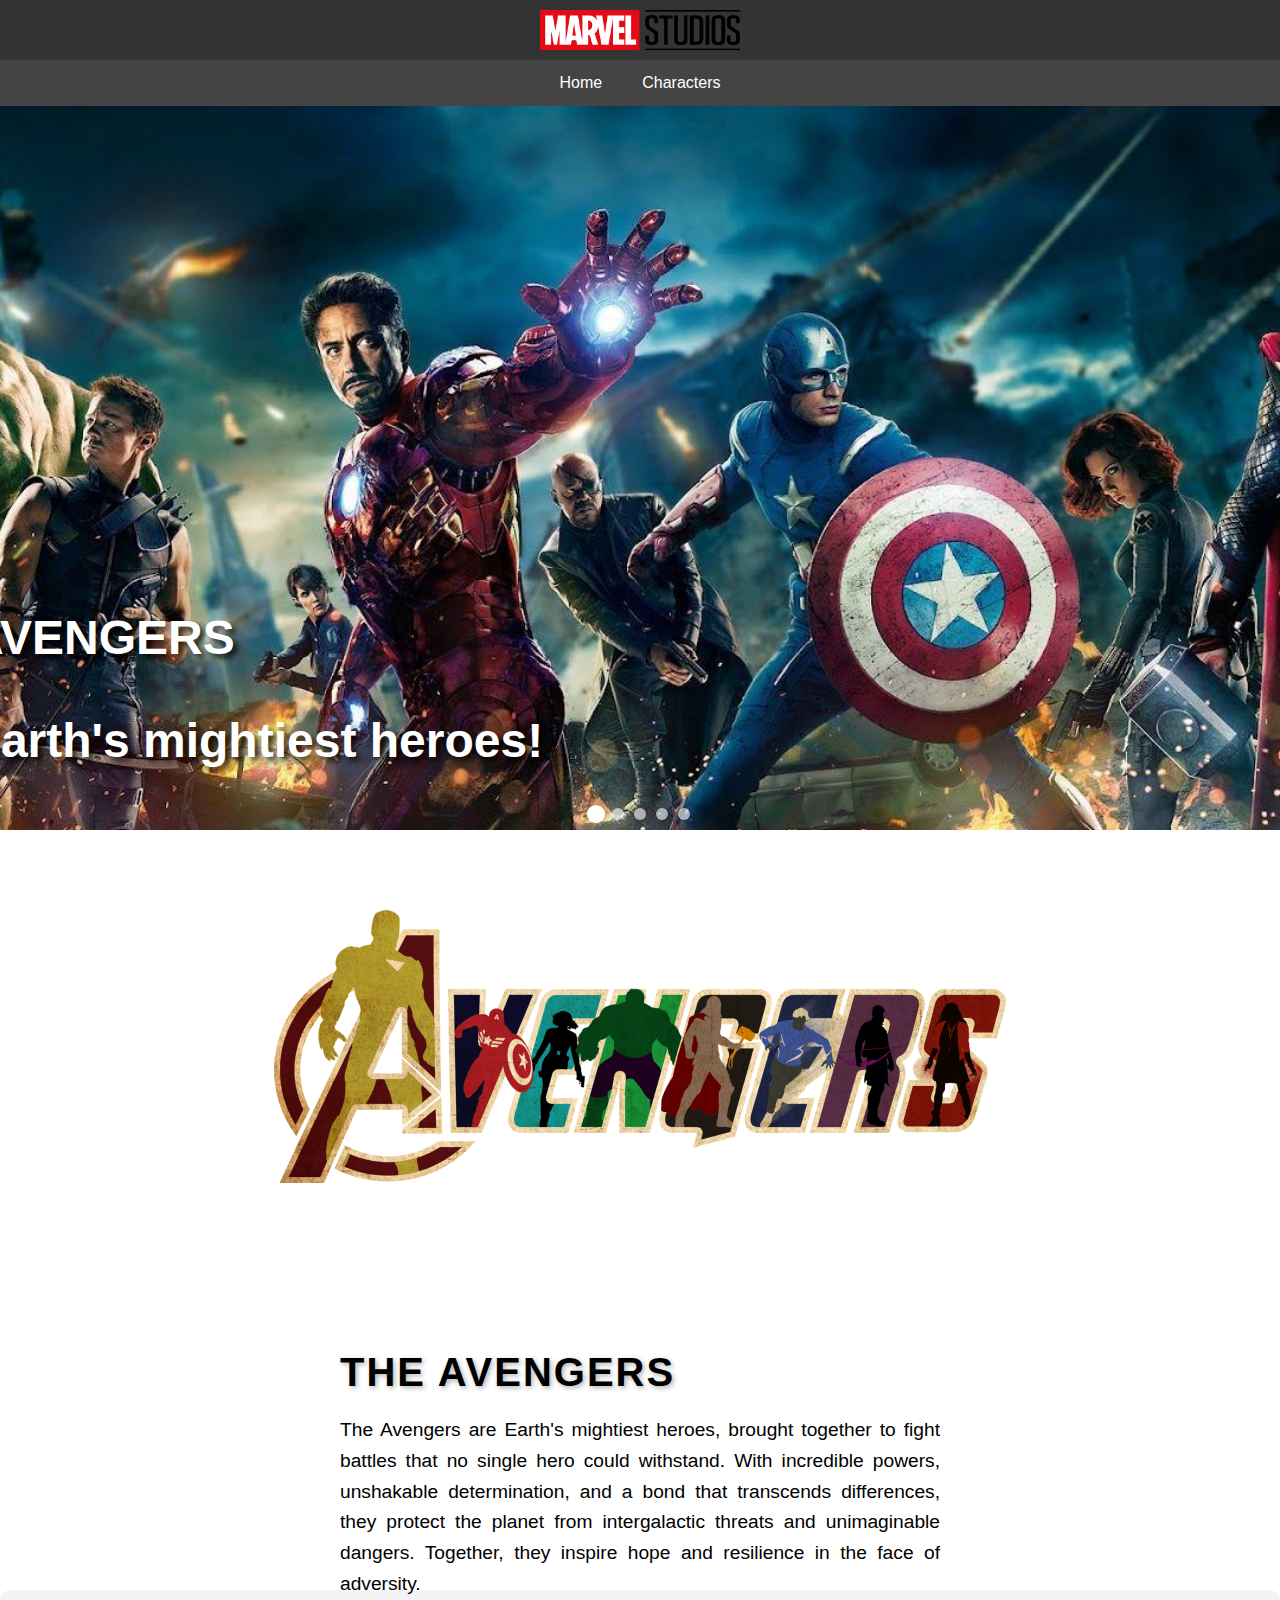
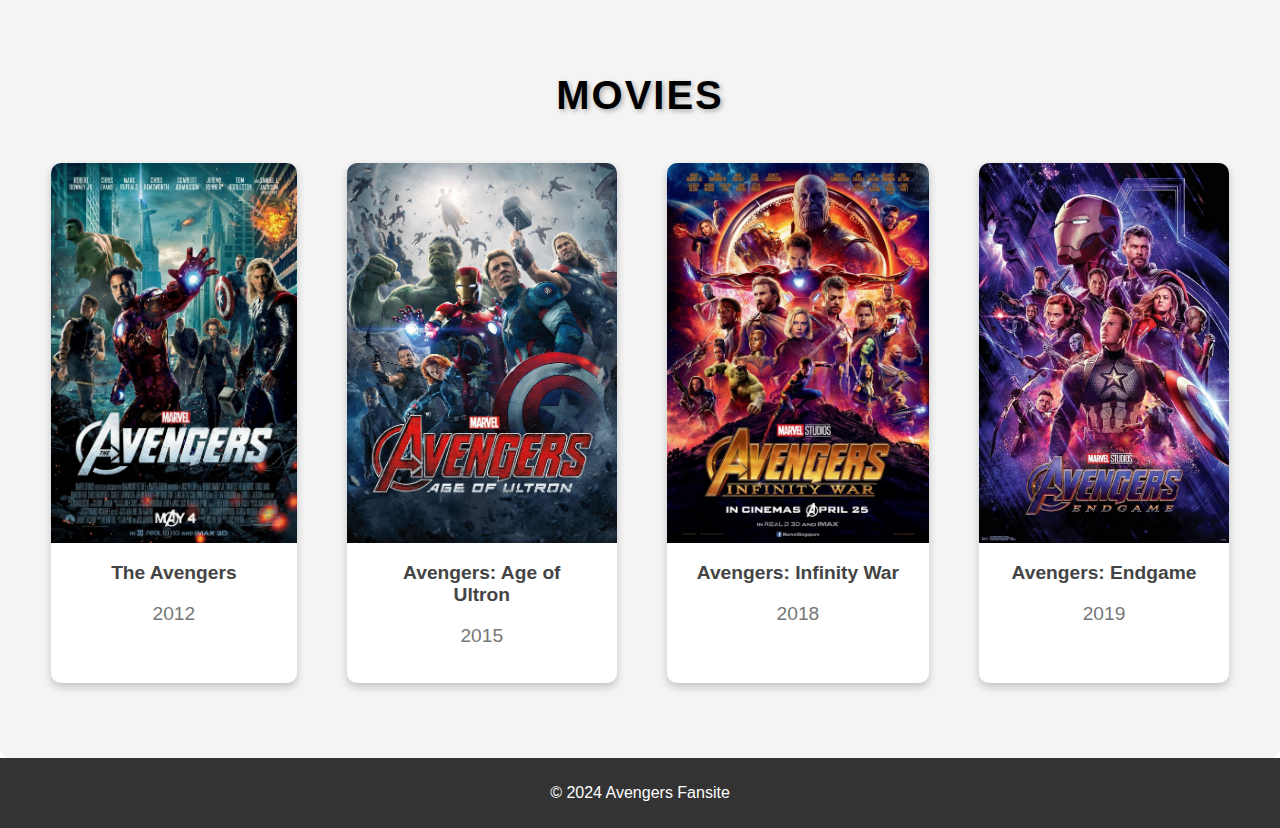
<file: index.html>
<!DOCTYPE html>
<html lang="en">
<head>
    <meta charset="UTF-8">
    <meta name="viewport" content="width=device-width, initial-scale=1.0">
    <title>Avengers</title>
    <link rel="stylesheet" href="index.css">
</head>
<body>
    <header>
        <div><img src="assets/marvel.png"></div>
    </header>

    <div class="nav-container">
        <nav>
            <a href="index.html">Home</a>
            <a href="characters.html">Characters</a>
        </nav>
    </div>

    <div class="container">
        <div class="avengers-group">
            <div class="image-container">
                <img id="avengersImage" src="assets/av1.jpg" alt="Avengers">
                <div class="overlay-text">AVENGERS <p>Earth's mightiest heroes!</p></div>
                <div class="dots-container">
                    <!-- Dots will be generated using JavaScript -->
                </div>
            </div>
        </div>

        
        <section class="profile-section">
            <div class="profile-container">
                <div class="profile-pic">
                    <img src="assets/avback.png" alt="The avengers">
                </div>
                <div class="bio">
                    <h2>THE AVENGERS</h2>
                    <p>The Avengers are Earth's mightiest heroes, brought together to fight battles that no single hero could withstand. With incredible powers, unshakable determination, and a bond that transcends differences, they protect the planet from intergalactic threats and unimaginable dangers. Together, they inspire hope and resilience in the face of adversity.</p>
                </div>
            </div>
        </section>
        
        <section class="movies-section">
            <h2>Movies</h2>
            <div class="movies">
                <div class="movie">
                    <img src="assets/avengers1.jpg" alt="The Avengers">
                    <h3>The Avengers</h3>
                    <p>2012</p>
                </div>
                <div class="movie">
                    <img src="assets/avengers2.jpg" alt="Avengers: Age of Ultron">
                    <h3>Avengers: Age of Ultron</h3>
                    <p>2015</p>
                </div>
                <div class="movie">
                    <img src="assets/avengers3.webp" alt="Avengers: Infinity War">
                    <h3>Avengers: Infinity War</h3>
                    <p>2018</p>
                </div>
                <div class="movie">
                    <img src="assets/avengers4.jpg" alt="Avengers: Endgame">
                    <h3>Avengers: Endgame</h3>
                    <p>2019</p>
                </div>
            </div>
        </section>
    </div>

    <footer>
        <p>&copy; 2024 Avengers Fansite</p>
    </footer>

    <script src="script.js"></script>
    <script src="header.js"></script>
</body>
</html>
</file>
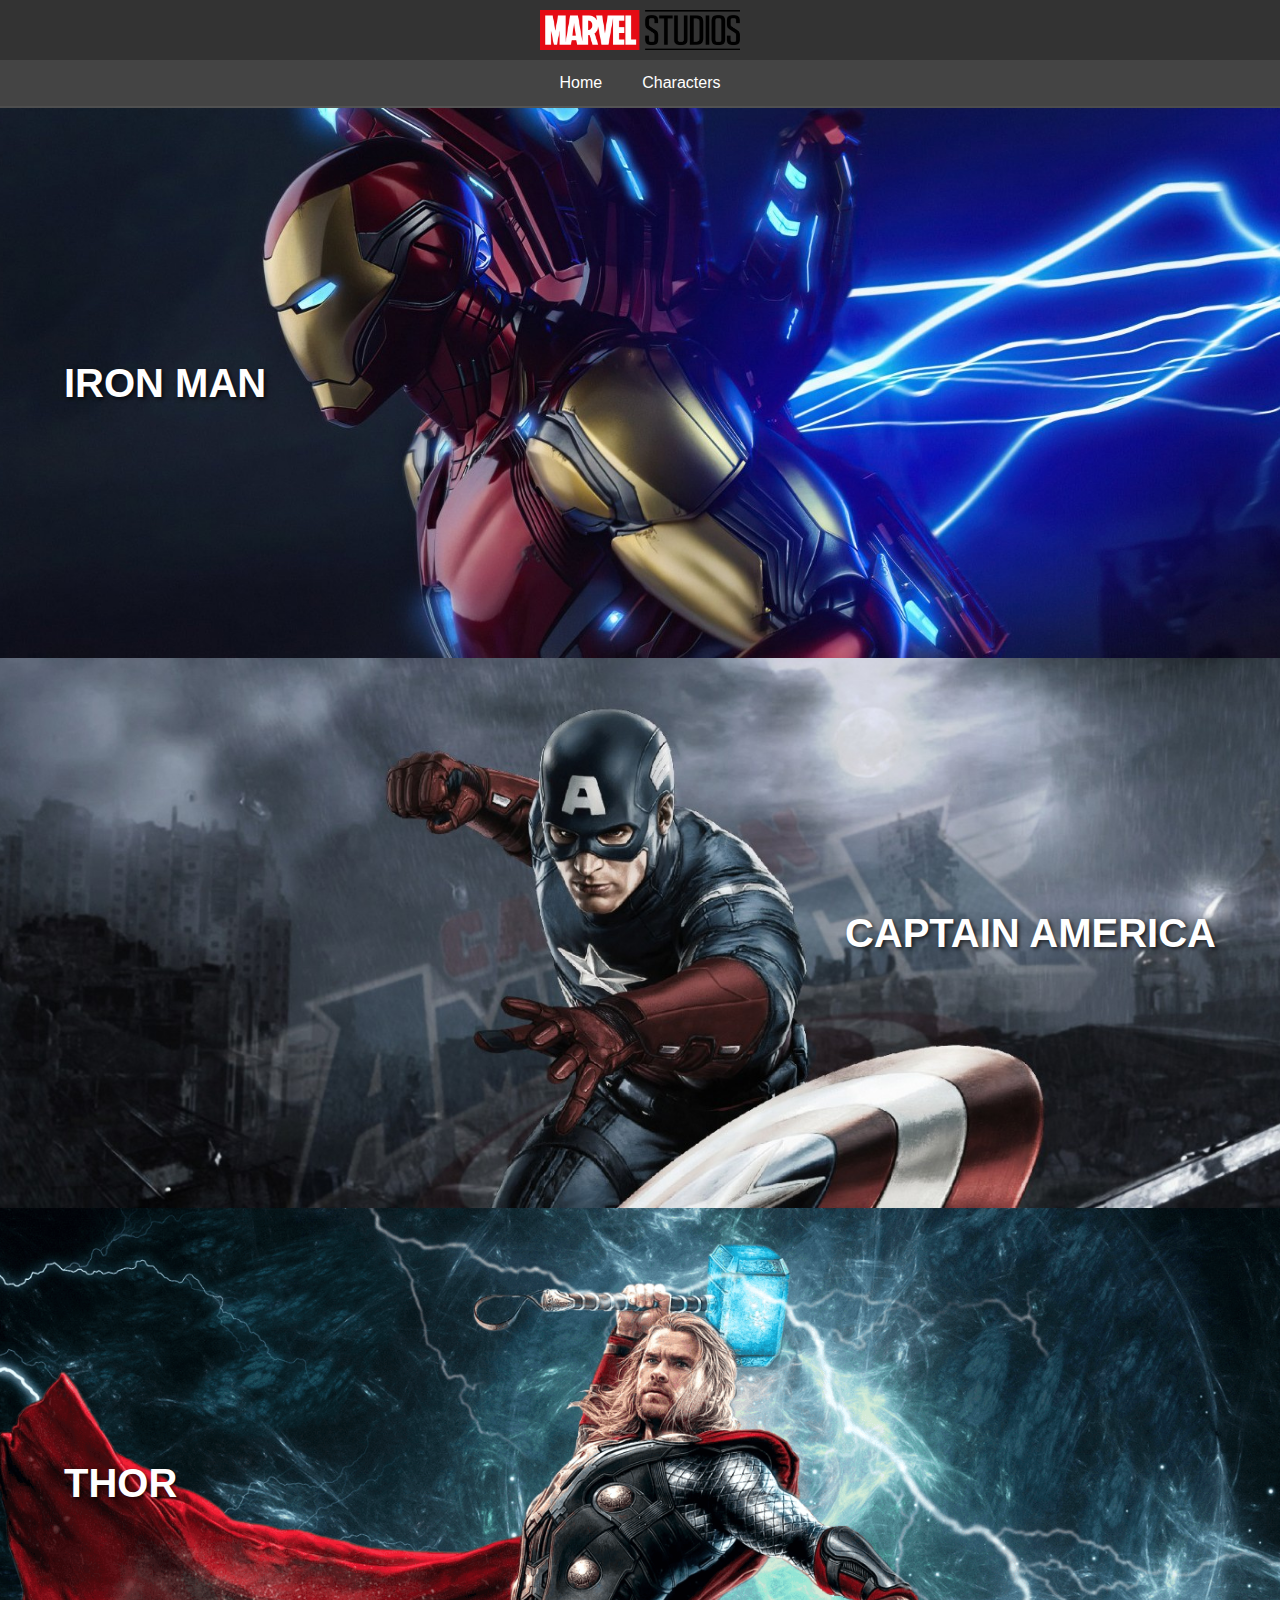
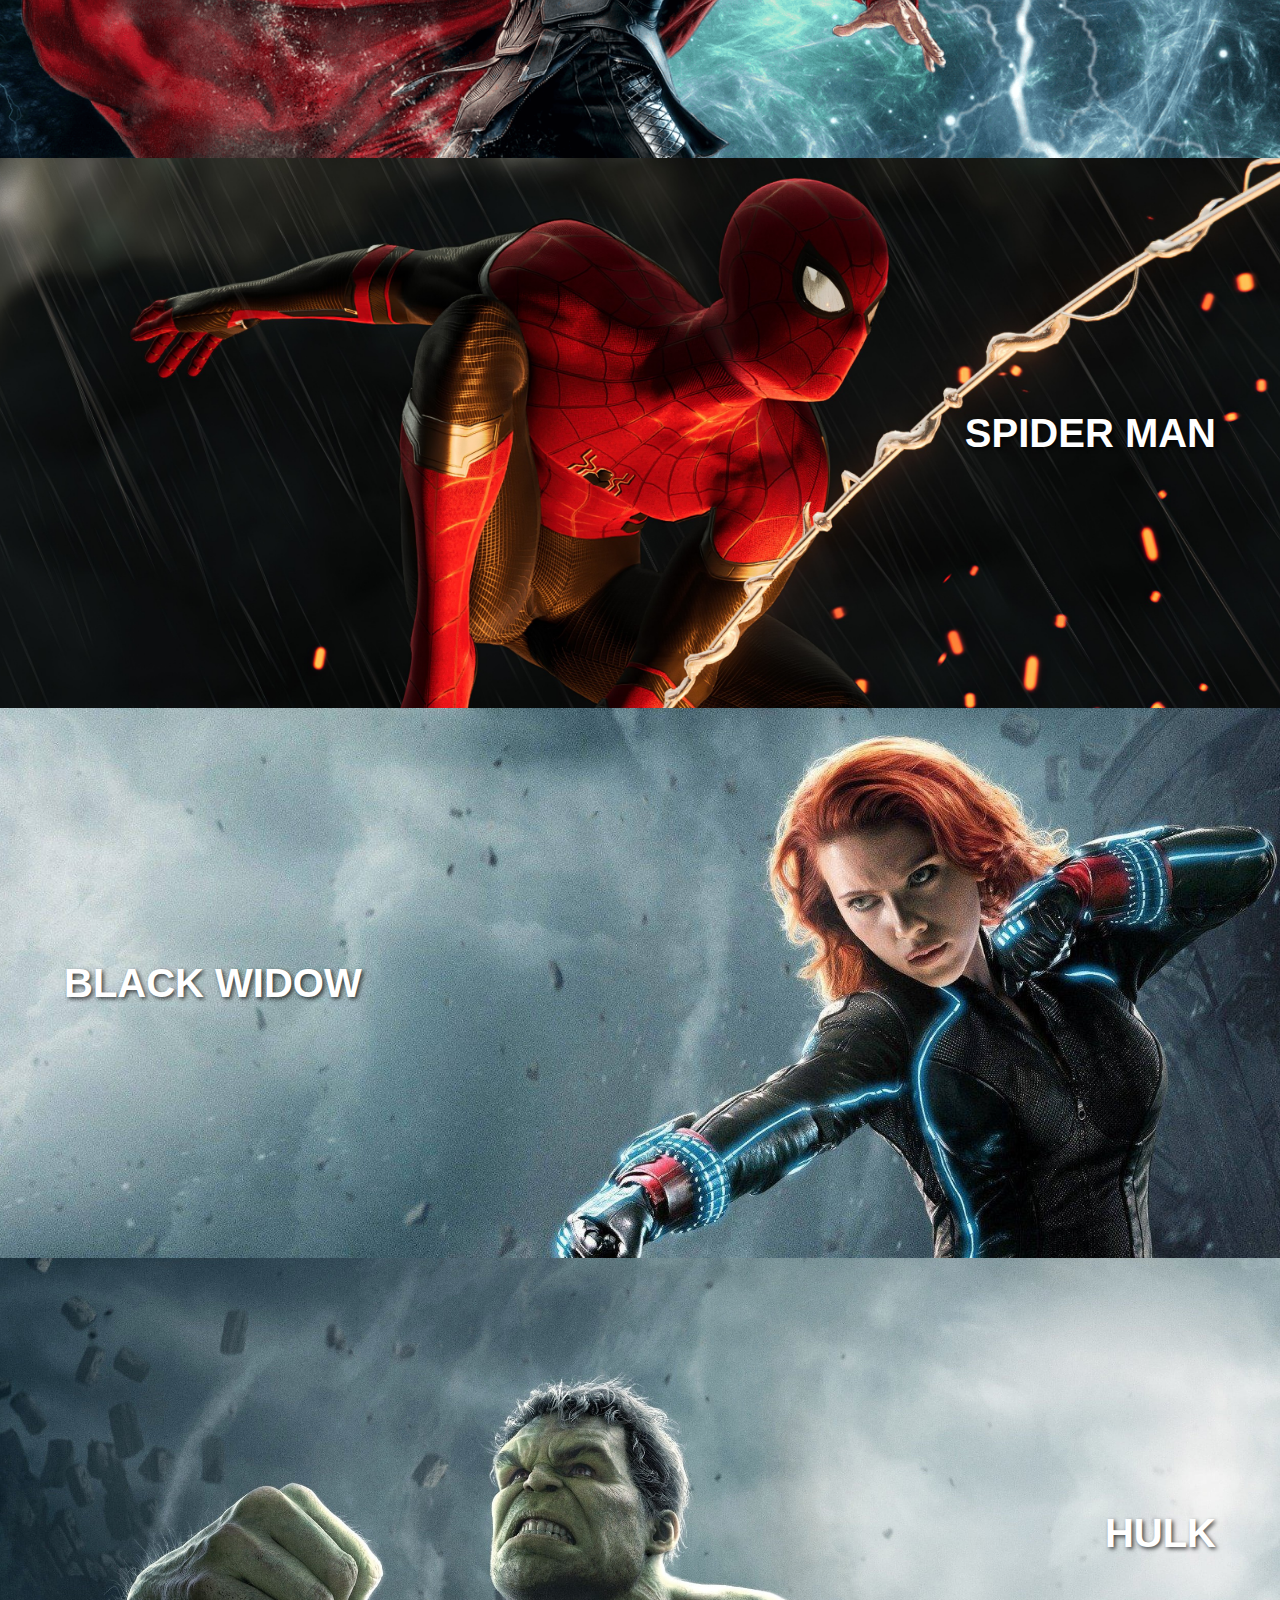
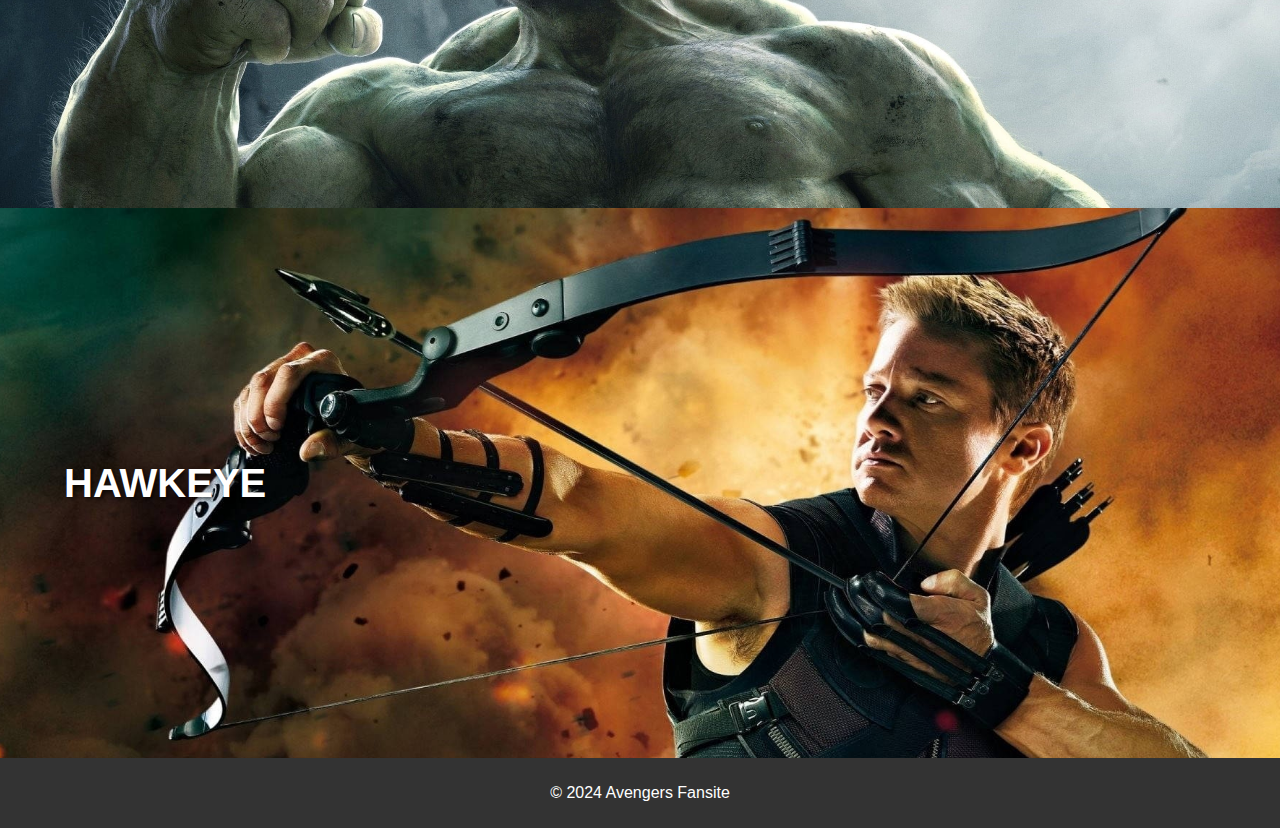
<file: characters.html>
<!DOCTYPE html>
<html lang="en">
<head>
    <meta charset="UTF-8">
    <meta name="viewport" content="width=device-width, initial-scale=1.0">
    <title>Avengers Characters</title>
    <link rel="stylesheet" href="characters.css">
</head>
<body>
    <header>
        <div><img src="assets/marvel.png"></div>
    </header>

    <div class="nav-container">
        <nav>
            <a href="index.html">Home</a>
            <a href="characters.html">Characters</a>
        </nav>
    </div>

    <div class="container">
        <div class="characters">
            <div class="character">
                <a href="ironman/ironman.html">
                    <img src="assets/iron.jpg" alt="Iron Man">
                    <div class="overlay-left">IRON MAN</div>
                </a>
            </div>
            <div class="character">
                <a href="captainamerica/captainamerica.html">
                    <img src="assets/captain.jpg" alt="Captain America">
                    <div class="overlay-right">CAPTAIN AMERICA</div>
                </a>
            </div>
            <div class="character">
                <a href="thor/thor.html">
                    <img src="assets/thor.png" alt="Thor">
                    <div class="overlay-left">THOR</div>
                </a>
            </div>
            <div class="character">
                <a href="spiderman/spiderman.html">
                    <img src="assets/spidey.jpg" alt="Spider-Man">
                    <div class="overlay-right">SPIDER MAN</div>
                </a>
            </div>
            <div class="character">
                <a href="blackwidow/blackwidow.html">
                    <img src="assets/widow.jpg" alt="Black Widow">
                    <div class="overlay-left">BLACK WIDOW</div>
                </a>
            </div>
            <div class="character">
                <a href="hulk/hulk.html">
                    <img src="assets/hulk.jpg" alt="Hulk">
                    <div class="overlay-right">HULK</div>
                </a>
            </div>
            <div class="character">
                <a href="hawkeye/hawkeye.html">
                    <img src="assets/hawkeye.jpg" alt="Hawkeye">
                    <div class="overlay-left">HAWKEYE</div>
                </a>
            </div>
            
        </div>
    </div>

    <footer>
        <p>&copy; 2024 Avengers Fansite</p>
    </footer>
    <script src="header.js"></script>
</body>
</html>
</file>
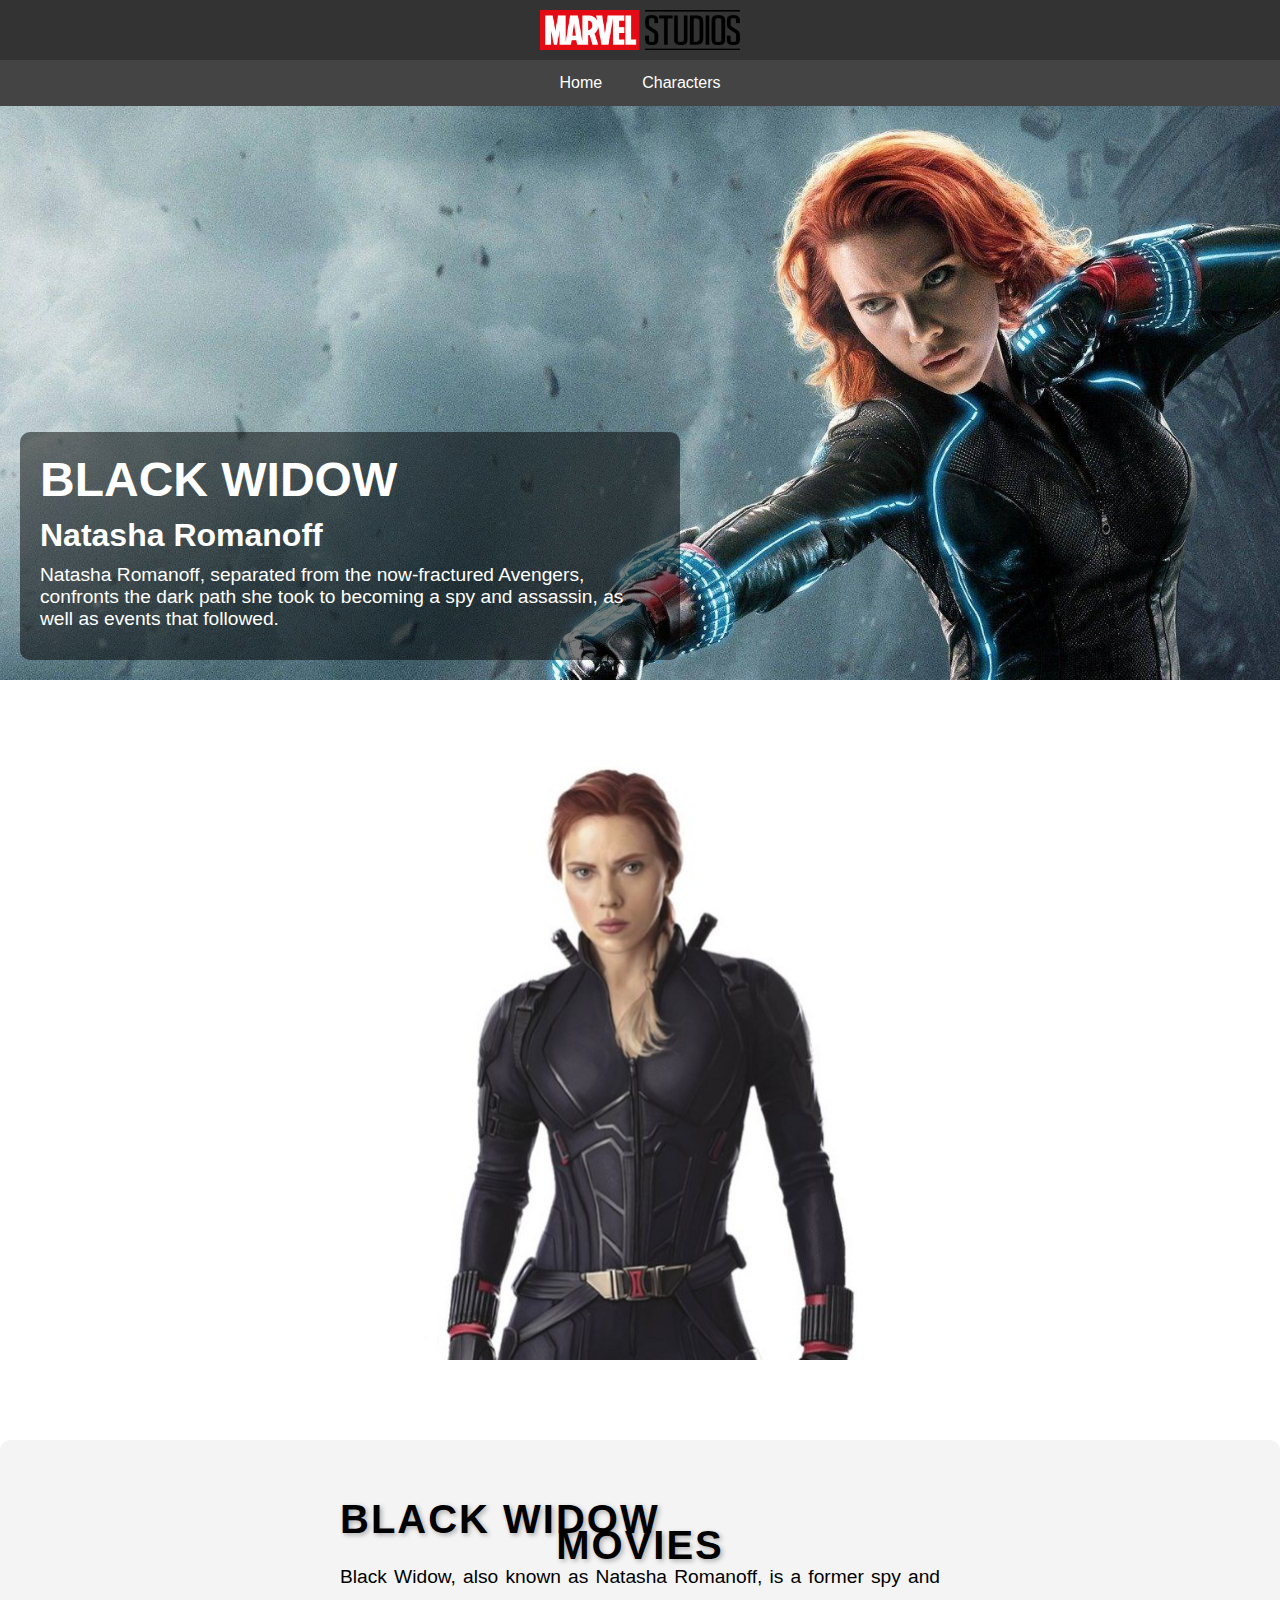
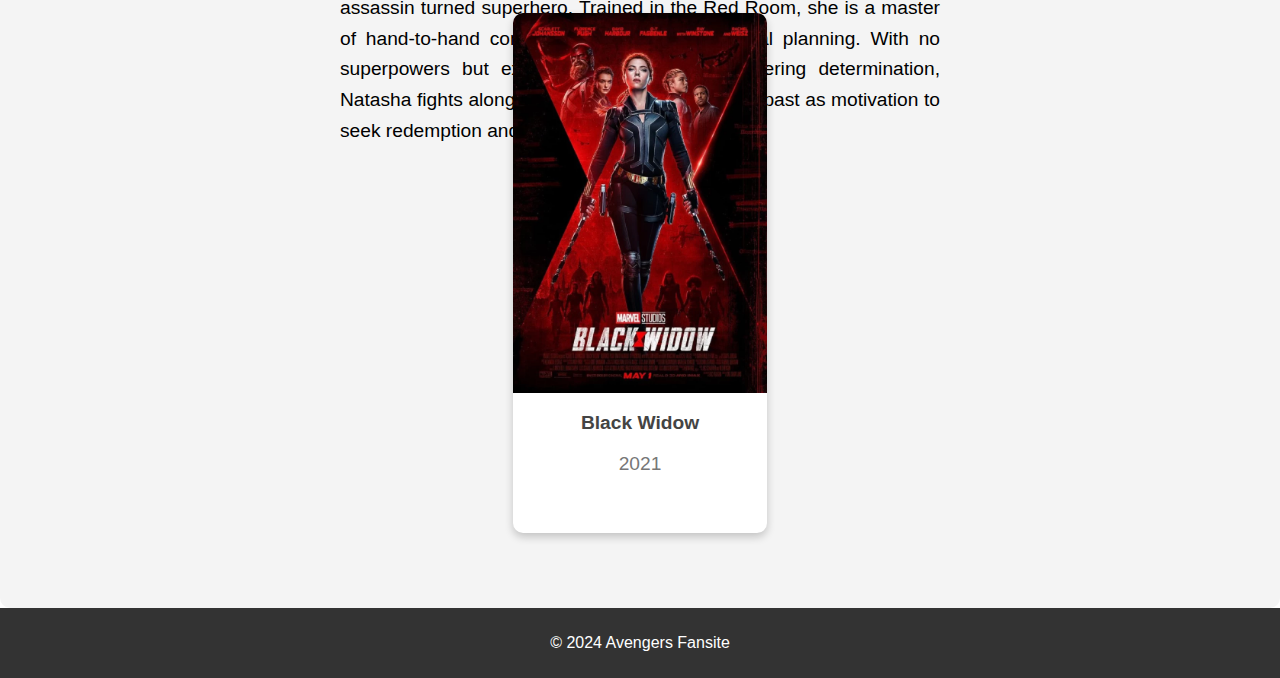
<file: blackwidow/blackwidow.html>
<!DOCTYPE html>
<html lang="en">
<head>
    <meta charset="UTF-8">
    <meta name="viewport" content="width=device-width, initial-scale=1.0">
    <title>Black Widow</title>
    <link rel="stylesheet" href="../hero.css">
</head>
<body>
    <header>
        <div><img src="../assets/marvel.png"></div>
    </header>

    <div class="nav-container">
        <nav>
            <a href="../index.html">Home</a>
            <a href="../characters.html">Characters</a>
        </nav>
    </div>

    <div class="container">
        <div class="hero-image">
            <img src="../assets/widow.jpg" alt="Widow Background" class="background-image">
            <div class="hero-text">
                <h1>Black Widow</h1>
                <h2>Natasha Romanoff</h2>
                <p>Natasha Romanoff, separated from the now-fractured Avengers, confronts the dark path she took to becoming a spy and assassin, as well as events that followed.</p>
            </div>
        </div>
            
    
        <section class="profile-section">
            <div class="profile-container">
                <div class="profile-pic">
                    <img src="../assets/widow2.jpg" alt="Black widow Profile" style="width: 433px; height: 600px;">
                </div>
                <div class="bio">
                    <h2>Black Widow</h2>
                    <p>Black Widow, also known as Natasha Romanoff, is a former spy and assassin turned superhero. Trained in the Red Room, she is a master of hand-to-hand combat, espionage, and tactical planning. With no superpowers but exceptional skills and unwavering determination, Natasha fights alongside the Avengers, using her past as motivation to seek redemption and protect the innocent.</p>
                </div>
            </div>
        </section>
        <section class="movies-section">
            <h2>Movies</h2>
            <div class="movies">
                <div class="movie">
                    <img src="../assets/widow1.webp" alt="Black Widow">
                    <h3>Black Widow</h3>
                    <p>2021</p>
                </div>
            </div>
        </section>

    </div>
    <footer>
        <p>&copy; 2024 Avengers Fansite</p>
    </footer>
    <script src="../header.js"></script>
    
</body>
</html>
</file>
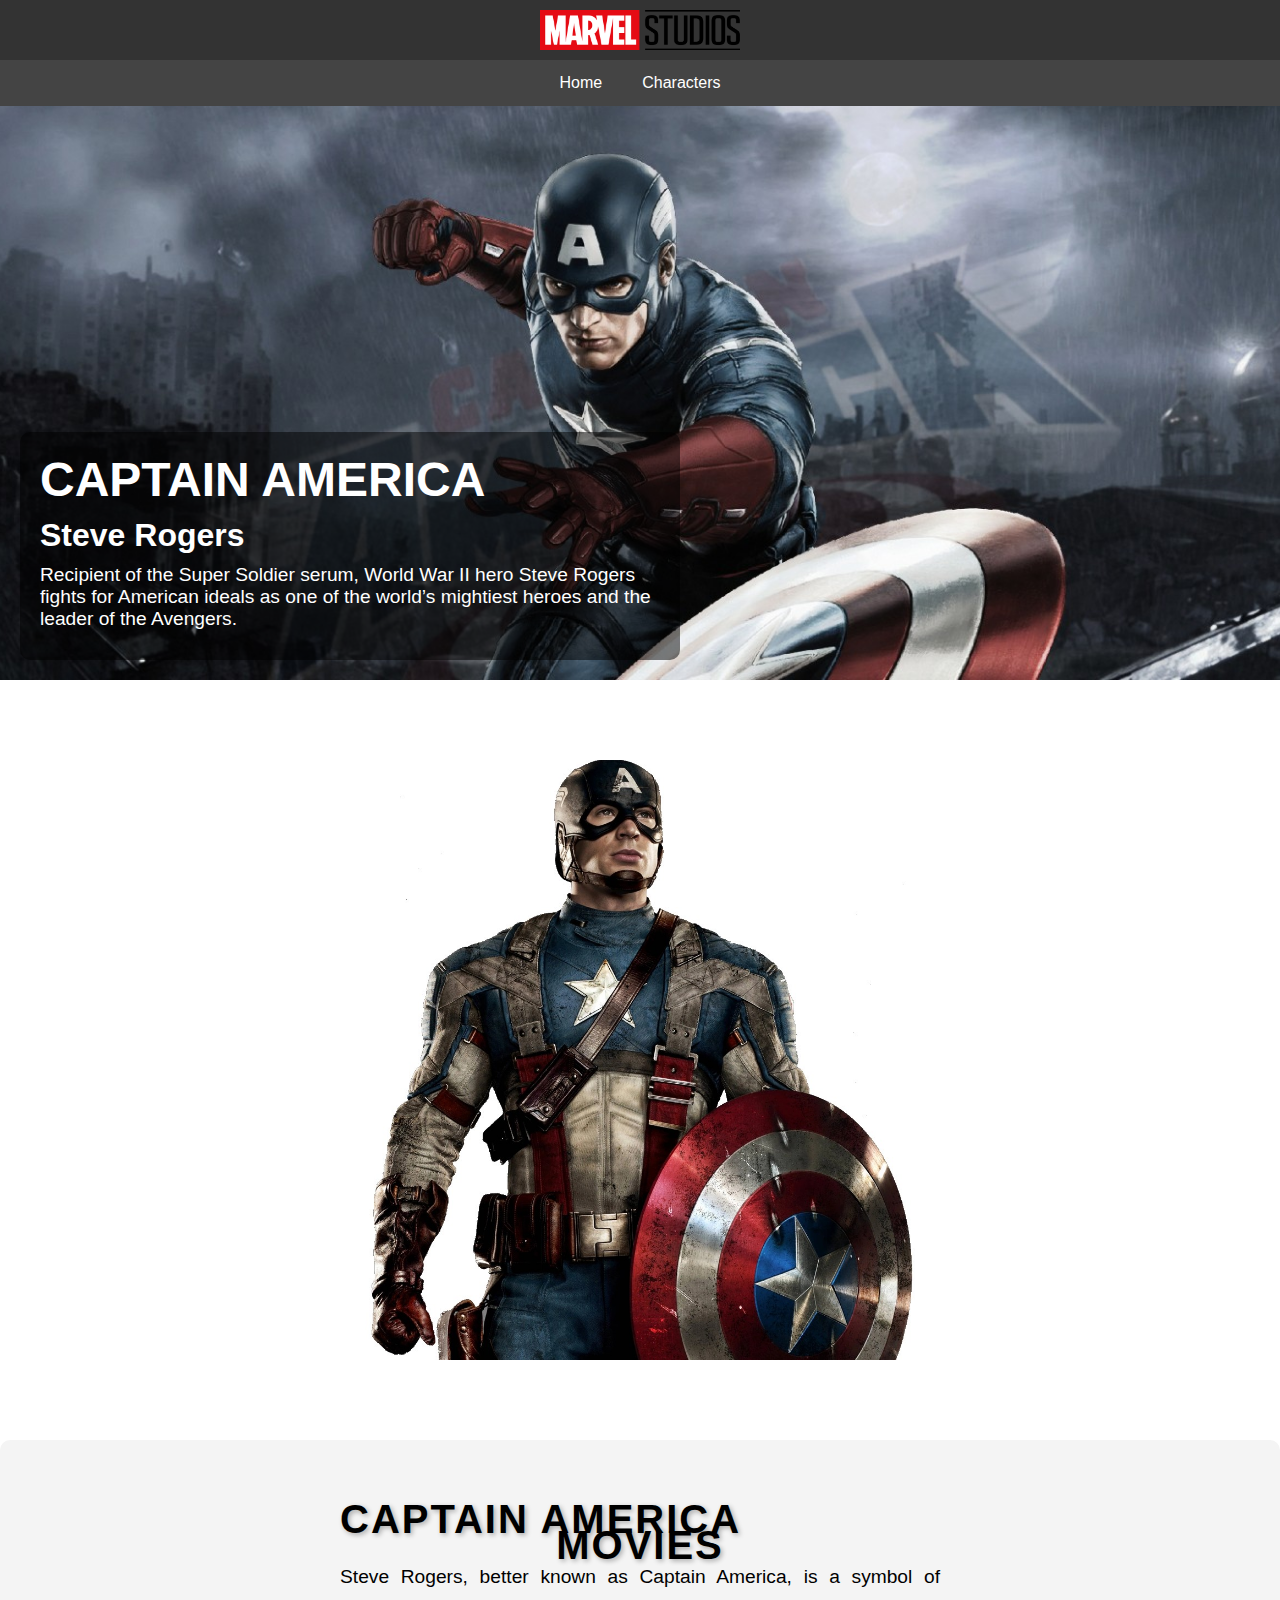
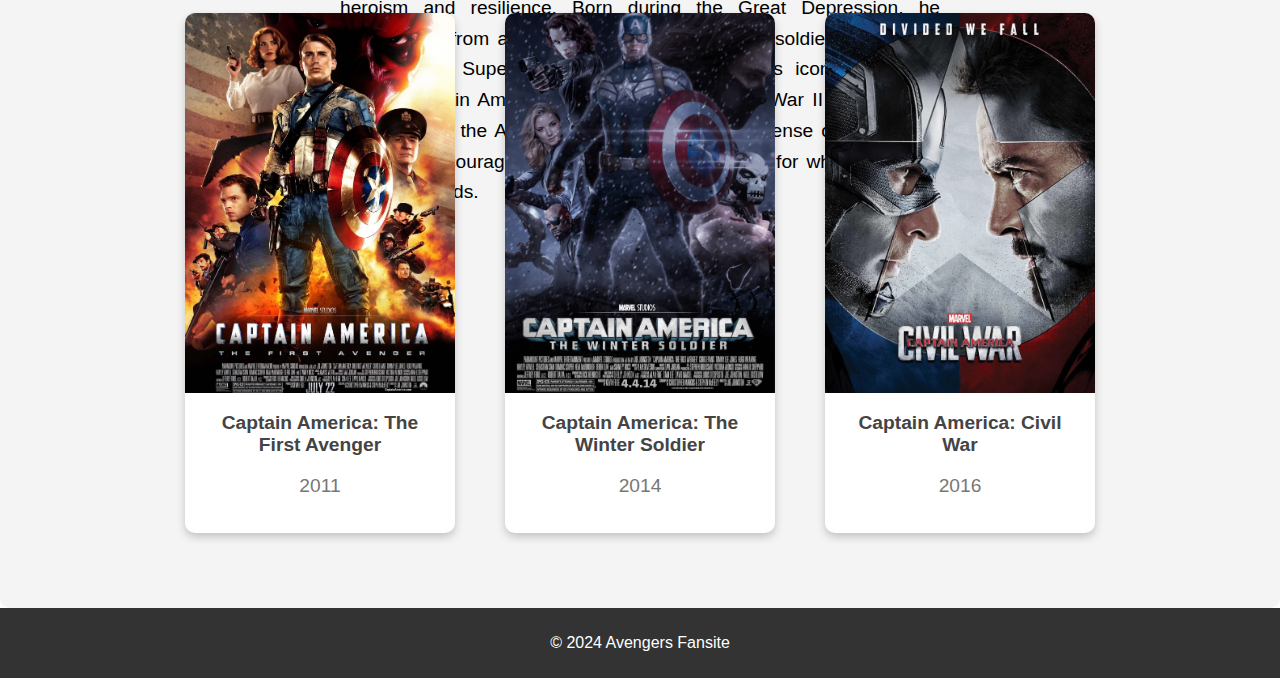
<file: captainamerica/captainamerica.html>
<!DOCTYPE html>
<html lang="en">
<head>
    <meta charset="UTF-8">
    <meta name="viewport" content="width=device-width, initial-scale=1.0">
    <title>Captain America</title>
    <link rel="stylesheet" href="../hero.css">
</head>
<body>
    <header>
        <div><img src="../assets/marvel.png"></div>
    </header>

    <div class="nav-container">
        <nav>
            <a href="../index.html">Home</a>
            <a href="../characters.html">Characters</a>
        </nav>
    </div>

    <div class="container">
        <div class="hero-image">
            <img src="../assets/captain.jpg" alt="Captain America Background" class="background-image">
            <div class="hero-text">
                <h1>Captain America</h1>
                <h2>Steve Rogers</h2>
                <p>Recipient of the Super Soldier serum, World War II hero Steve Rogers fights for American ideals as one of the world’s mightiest heroes and the leader of the Avengers.</p>
            </div>
        </div>
            
    
        <section class="profile-section">
            <div class="profile-container">
                <div class="profile-pic">
                    <img src="../assets/captain2.jpg" alt="Captain Profile" style="width: 550px; height: 600px;">
                </div>
                <div class="bio">
                    <h2>Captain America</h2>
                    <p>Steve Rogers, better known as Captain America, is a symbol of heroism and resilience. Born during the Great Depression, he transformed from a frail young man into a super-soldier through the experimental Super Soldier Serum. Wielding his iconic vibranium shield, Captain America fought bravely in World War II and became the leader of the Avengers. With his unyielding sense of justice and unwavering courage, he inspires people to stand for what's right, no matter the odds.</p>
                </div>
            </div>
        </section>
        <section class="movies-section">
            <h2>Movies</h2>
            <div class="movies">
                <div class="movie">
                    <img src="../assets/captain1.webp" alt="Captain America: The First Avenger">
                    <h3>Captain America: The First Avenger</h3>
                    <p>2011</p>
                </div>
                <div class="movie">
                    <img src="../assets/captain2.webp" alt="Captain America: The Winter Soldier">
                    <h3>Captain America: The Winter Soldier</h3>
                    <p>2014</p>
                </div>
                <div class="movie">
                    <img src="../assets/captain3.webp" alt="Captain America: Civil War">
                    <h3>Captain America: Civil War</h3>
                    <p>2016</p>
                </div>
            </div>
        </section>

    </div>
    <footer>
        <p>&copy; 2024 Avengers Fansite</p>
    </footer>
    <script src="../header.js"></script>
    
</body>
</html>
</file>
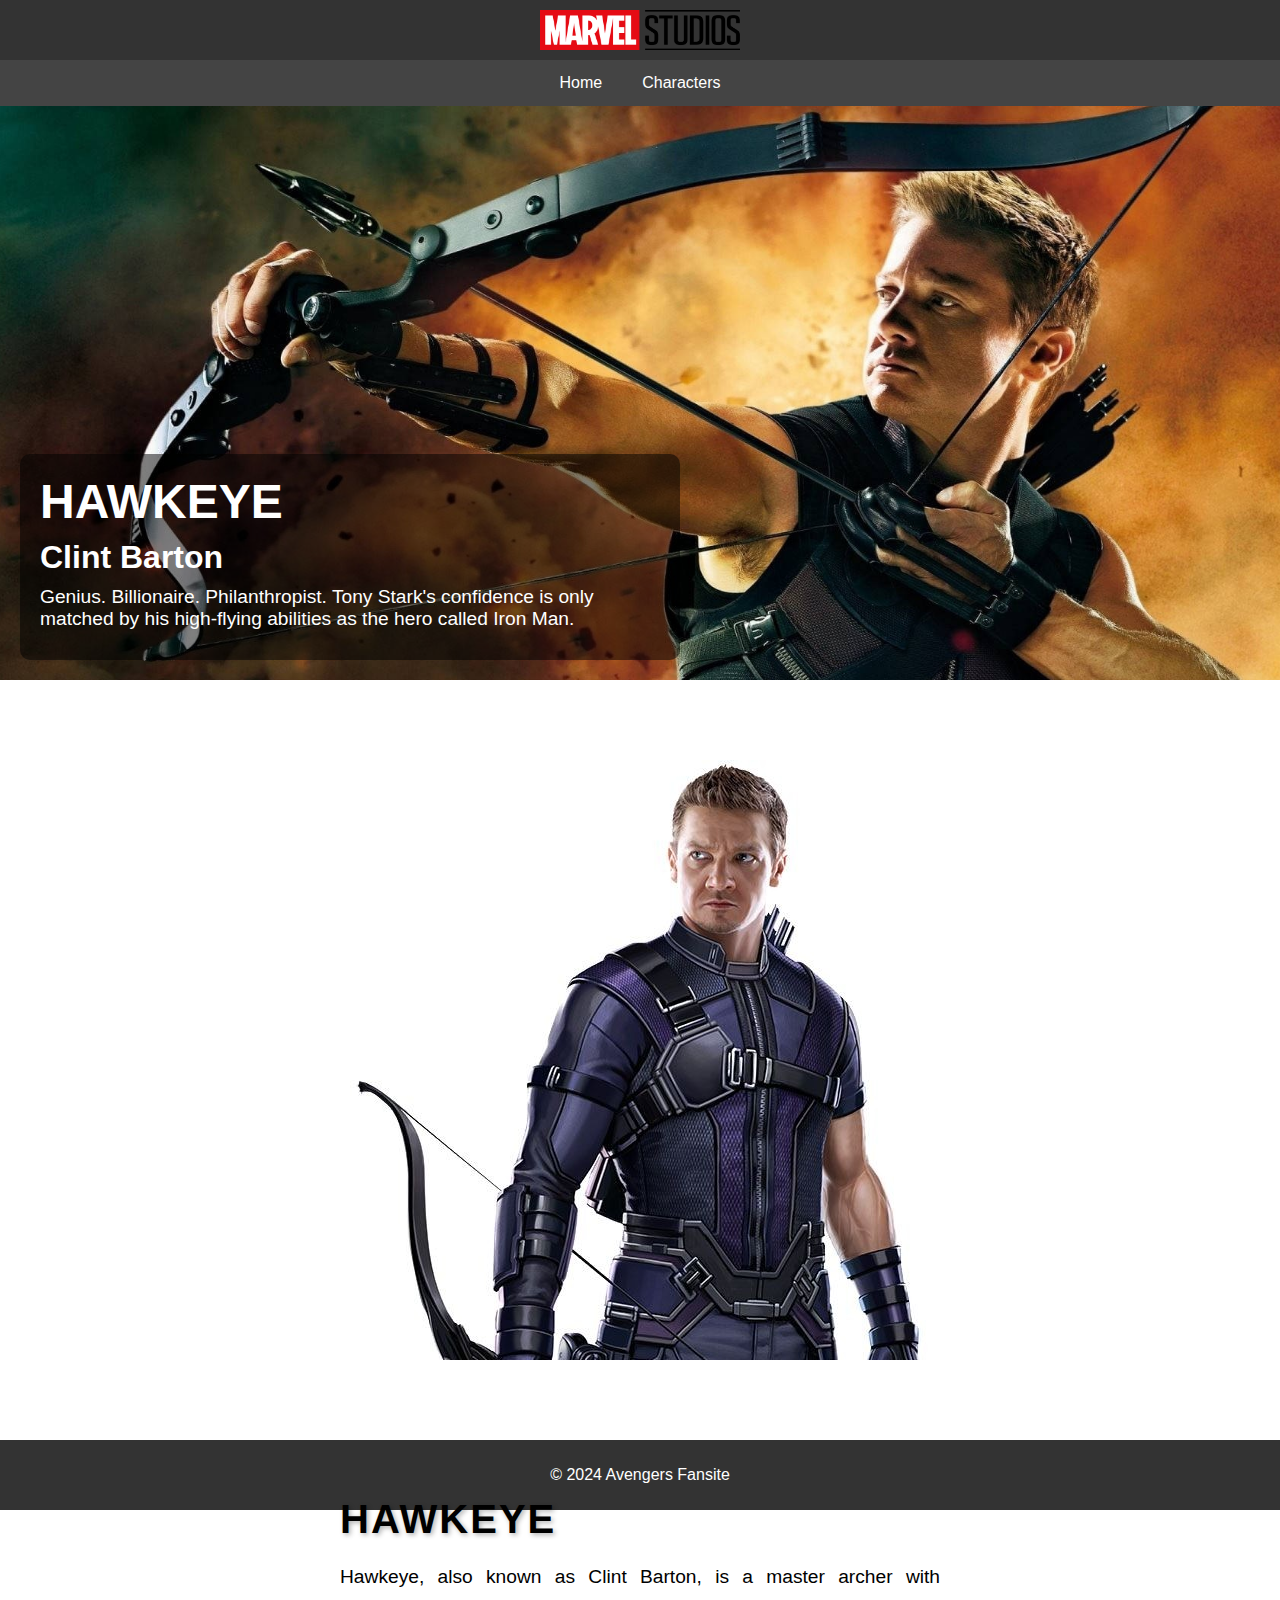
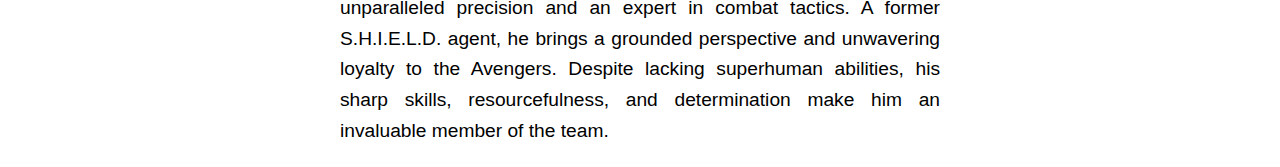
<file: hawkeye/hawkeye.html>
<!DOCTYPE html>
<html lang="en">
<head>
    <meta charset="UTF-8">
    <meta name="viewport" content="width=device-width, initial-scale=1.0">
    <title>Hawkeye</title>
    <link rel="stylesheet" href="../hero.css">
</head>
<body>
    <header>
        <div><img src="../assets/marvel.png"></div>
    </header>

    <div class="nav-container">
        <nav>
            <a href="../index.html">Home</a>
            <a href="../characters.html">Characters</a>
        </nav>
    </div>

    <div class="container">
        <div class="hero-image">
            <img src="../assets/hawkeye.jpg" alt="Hawkeye Background" class="background-image">
            <div class="hero-text">
                <h1>Hawkeye</h1>
                <h2>Clint Barton</h2>
                <p>Genius. Billionaire. Philanthropist. Tony Stark's confidence is only matched by his high-flying abilities as the hero called Iron Man.</p>
            </div>
        </div>
            
    
        <section class="profile-section">
            <div class="profile-container">
                <div class="profile-pic">
                    <img src="../assets/hawkeye2.jpg" alt="Hawkeye Profile" style="width: 581px; height: 600px;">
                </div>
                <div class="bio">
                    <h2>Hawkeye</h2>
                    <p>Hawkeye, also known as Clint Barton, is a master archer with unparalleled precision and an expert in combat tactics. A former S.H.I.E.L.D. agent, he brings a grounded perspective and unwavering loyalty to the Avengers. Despite lacking superhuman abilities, his sharp skills, resourcefulness, and determination make him an invaluable member of the team.</p>
                </div>
            </div>
        </section>

    </div>
    <footer>
        <p>&copy; 2024 Avengers Fansite</p>
    </footer>
    <script src="../header.js"></script>
    
</body>
</html>
</file>
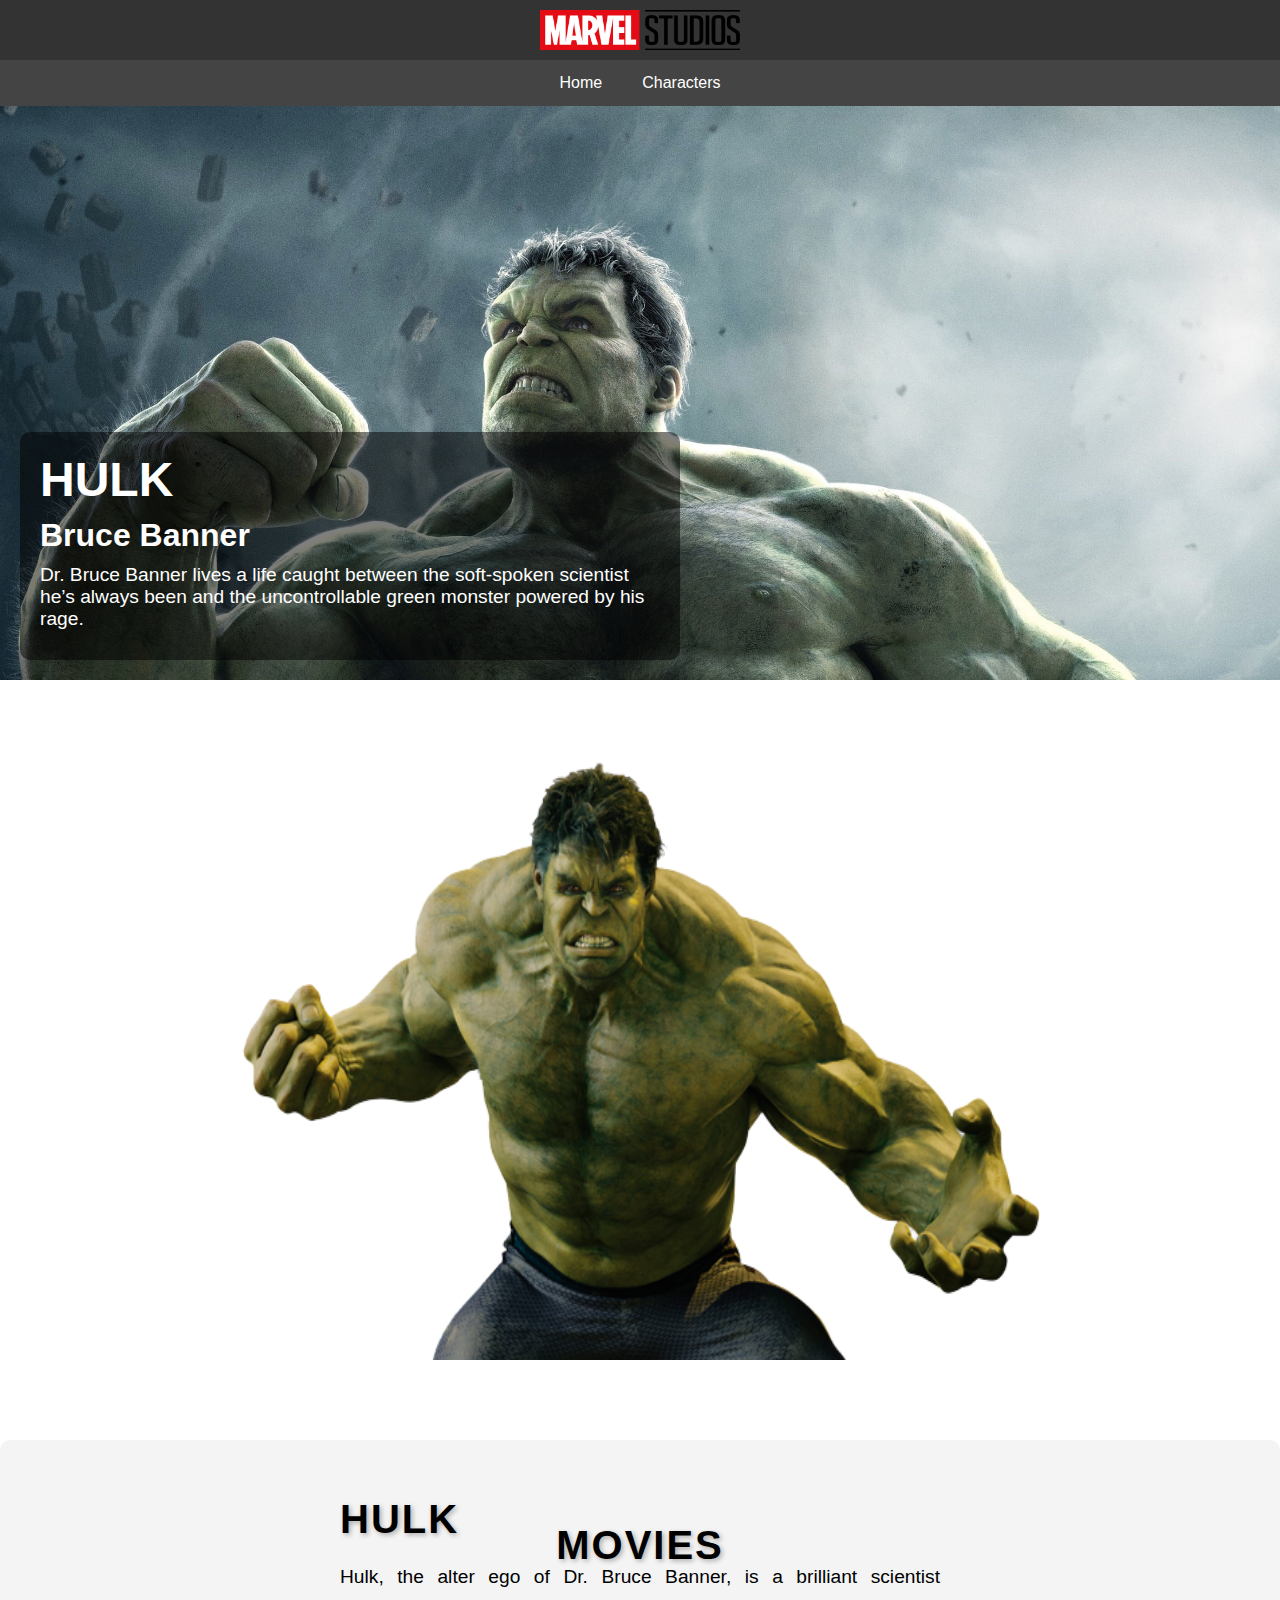
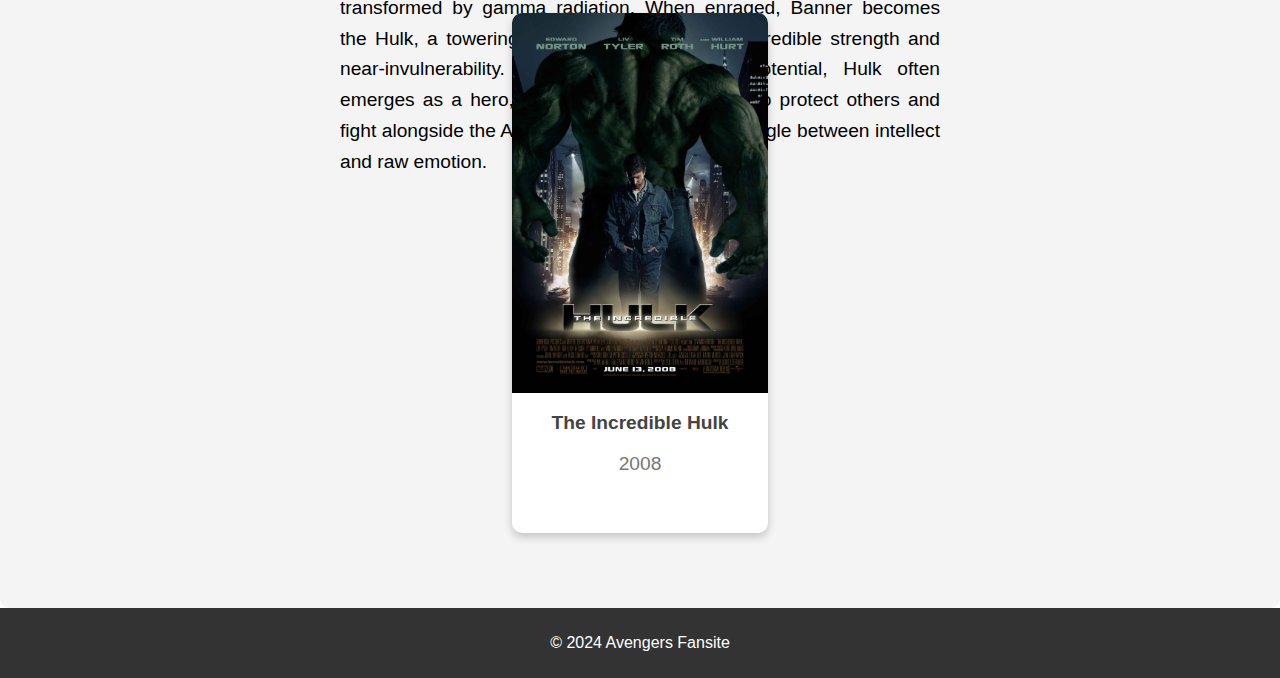
<file: hulk/hulk.html>
<!DOCTYPE html>
<html lang="en">
<head>
    <meta charset="UTF-8">
    <meta name="viewport" content="width=device-width, initial-scale=1.0">
    <title>Hulk</title>
    <link rel="stylesheet" href="../hero.css">
</head>
<body>
    <header>
        <div><img src="../assets/marvel.png"></div>
    </header>

    <div class="nav-container">
        <nav>
            <a href="../index.html">Home</a>
            <a href="../characters.html">Characters</a>
        </nav>
    </div>

    <div class="container">
        <div class="hero-image">
            <img src="../assets/hulk.jpg" alt="Hulk Background" class="background-image">
            <div class="hero-text">
                <h1>Hulk</h1>
                <h2>Bruce Banner</h2>
                <p>Dr. Bruce Banner lives a life caught between the soft-spoken scientist he’s always been and the uncontrollable green monster powered by his rage.</p>
            </div>
        </div>
            
    
        <section class="profile-section">
            <div class="profile-container">
                <div class="profile-pic">
                    <img src="../assets/hulk2.png" alt="Hulk Profile" style="width: 800px; height: 600px;">
                </div>
                <div class="bio">
                    <h2>Hulk</h2>
                    <p>Hulk, the alter ego of Dr. Bruce Banner, is a brilliant scientist transformed by gamma radiation. When enraged, Banner becomes the Hulk, a towering green powerhouse with incredible strength and near-invulnerability. Despite his destructive potential, Hulk often emerges as a hero, using his immense power to protect others and fight alongside the Avengers, embodying the struggle between intellect and raw emotion.</p>
                </div>
            </div>
        </section>
        <section class="movies-section">
            <h2>Movies</h2>
            <div class="movies">
                <div class="movie">
                    <img src="../assets/hulk1.jpg" alt="The Incredible Hulk">
                    <h3>The Incredible Hulk</h3>
                    <p>2008</p>
                </div>
        </section>

    </div>

    </div>
    <footer>
        <p>&copy; 2024 Avengers Fansite</p>
    </footer>
    <script src="../header.js"></script>
    
</body>
</html>
</file>
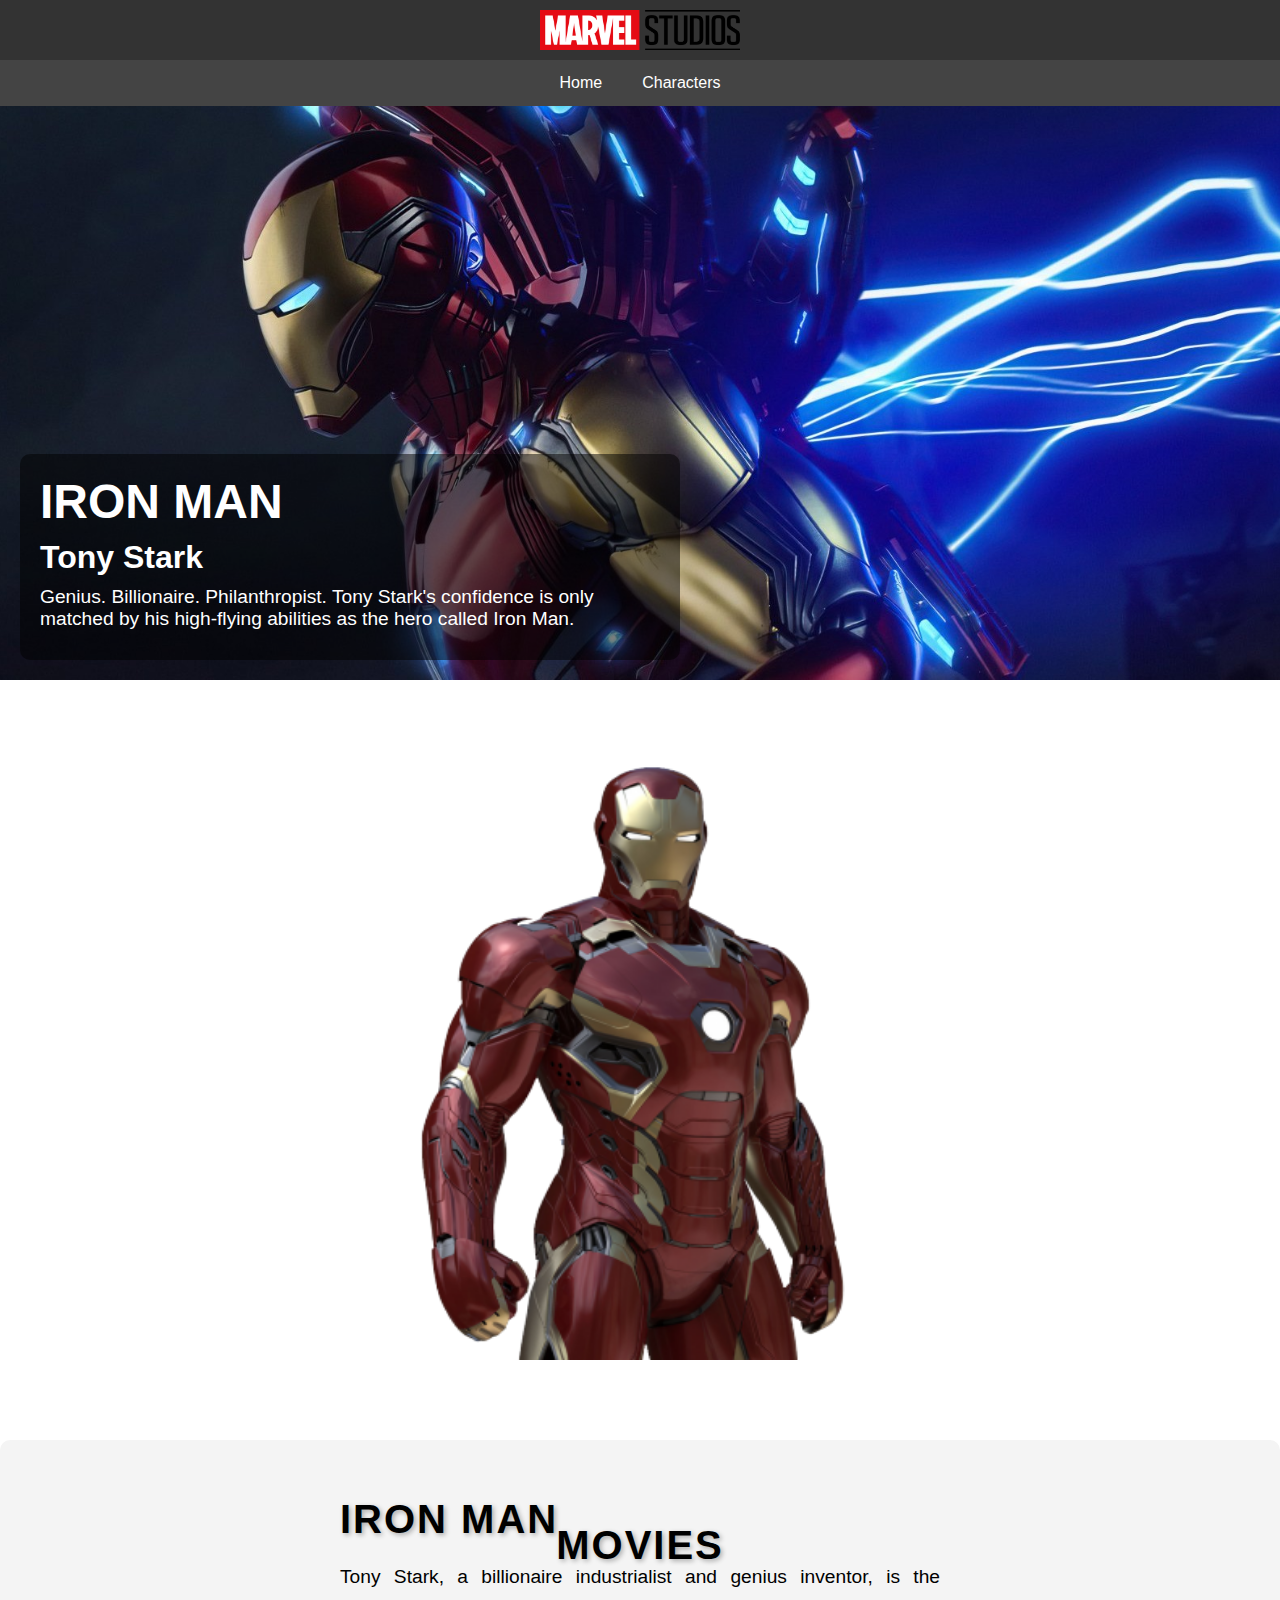
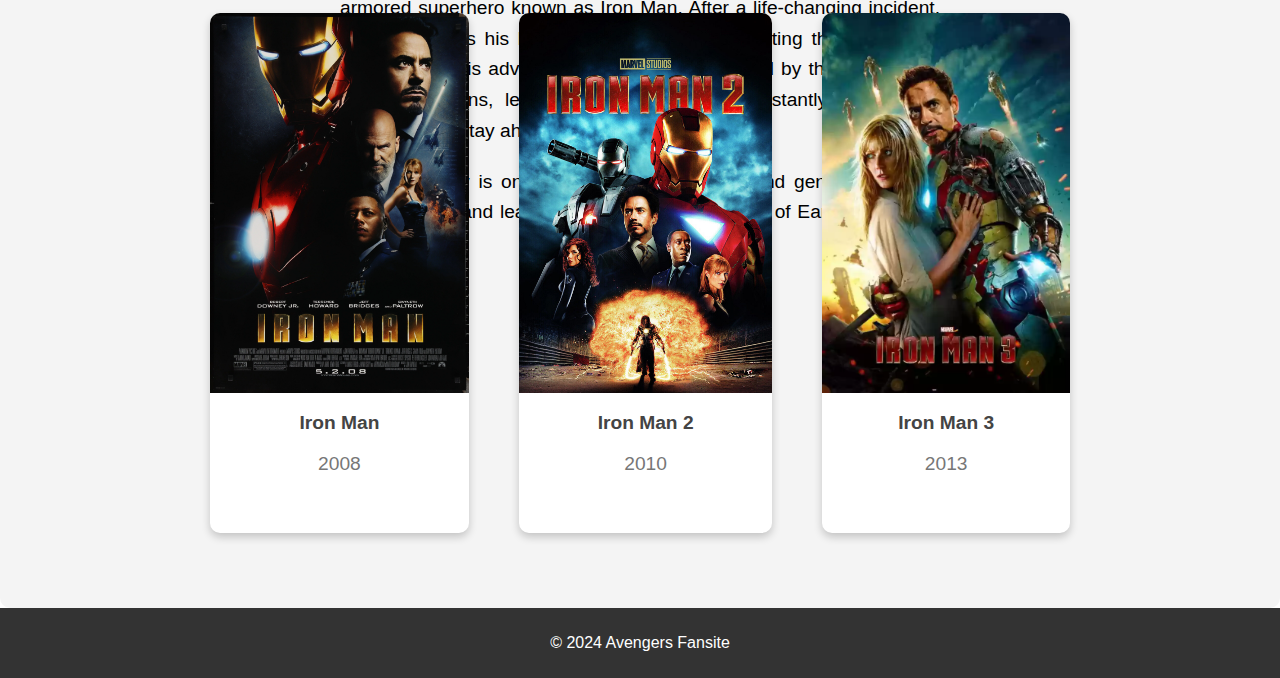
<file: ironman/ironman.html>
<!DOCTYPE html>
<html lang="en">
<head>
    <meta charset="UTF-8">
    <meta name="viewport" content="width=device-width, initial-scale=1.0">
    <title>Iron Man</title>
    <link rel="stylesheet" href="../hero.css">
</head>
<body>
    <header>
        <div><img src="../assets/marvel.png"></div>
    </header>

    <div class="nav-container">
        <nav>
            <a href="../index.html">Home</a>
            <a href="../characters.html">Characters</a>
        </nav>
    </div>

    <div class="container">
        <div class="hero-image">
            <img src="../assets/iron.jpg" alt="Iron Man Background" class="background-image">
            <div class="hero-text">
                <h1>Iron Man</h1>
                <h2>Tony Stark</h2>
                <p>Genius. Billionaire. Philanthropist. Tony Stark's confidence is only matched by his high-flying abilities as the hero called Iron Man.</p>
            </div>
        </div>
            
    
        <section class="profile-section">
            <div class="profile-container">
                <div class="profile-pic">
                    <img src="../assets/iron2.png" alt="Iron Man Profile" style="width: 453px; height: 600px;">
                </div>
                <div class="bio">
                    <h2>Iron Man</h2>
                    <p>Tony Stark, a billionaire industrialist and genius inventor, is the armored superhero known as Iron Man. After a life-changing incident, Stark dedicates his life and technology to protecting the world from threats. With his advanced suit of armor, powered by the arc reactor, he fights villains, leads the Avengers, and constantly evolves his technology to stay ahead of the curve.</p>
                    <p>Stark's journey is one of redemption, bravery, and genius ingenuity. His sacrifices and leadership have made him one of Earth's mightiest heroes.</p>
                </div>
            </div>
        </section>
        <section class="movies-section">
            <h2>Movies</h2>
            <div class="movies">
                <div class="movie">
                    <img src="../assets/iron1.webp" alt="Iron Man">
                    <h3>Iron Man</h3>
                    <p>2008</p>
                </div>
                <div class="movie">
                    <img src="../assets/iron2.jpeg" alt="Iron Man 2">
                    <h3>Iron Man 2</h3>
                    <p>2010</p>
                </div>
                <div class="movie">
                    <img src="../assets/iron3.webp" alt="Iron Man 3">
                    <h3>Iron Man 3</h3>
                    <p>2013</p>
                </div>
            </div>
        </section>

    </div>
    <footer>
        <p>&copy; 2024 Avengers Fansite</p>
    </footer>
    <script src="../header.js"></script>
    
</body>
</html>
</file>
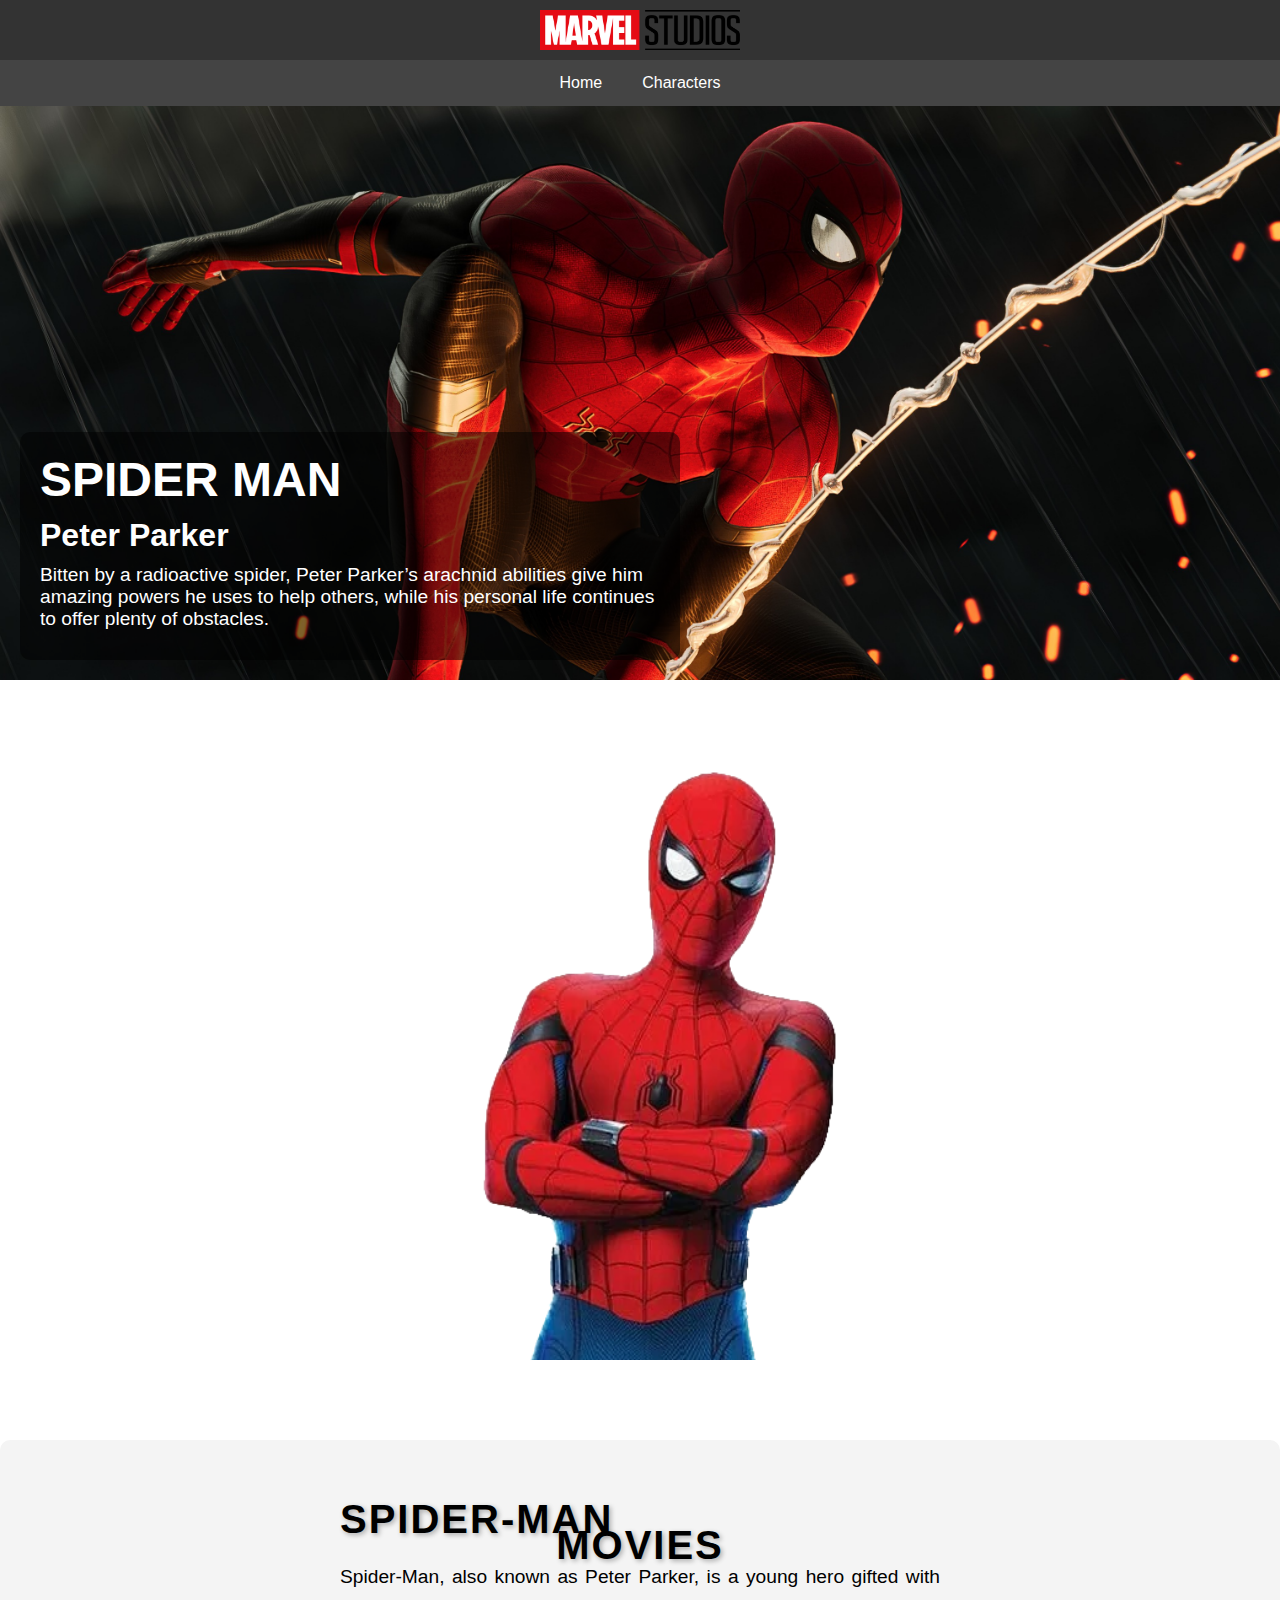
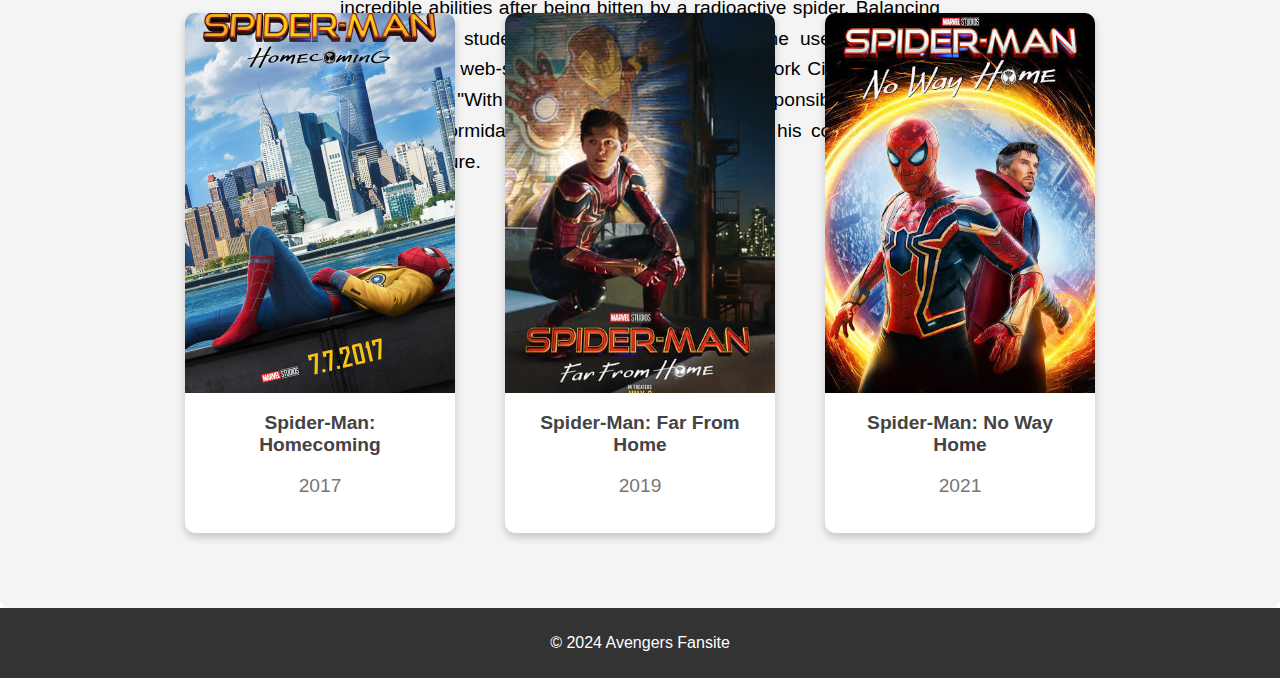
<file: spiderman/spiderman.html>
<!DOCTYPE html>
<html lang="en">
<head>
    <meta charset="UTF-8">
    <meta name="viewport" content="width=device-width, initial-scale=1.0">
    <title>Spider Man</title>
    <link rel="stylesheet" href="../hero.css">
</head>
<body>
    <header>
        <div><img src="../assets/marvel.png"></div>
    </header>

    <div class="nav-container">
        <nav>
            <a href="../index.html">Home</a>
            <a href="../characters.html">Characters</a>
        </nav>
    </div>

    <div class="container">
        <div class="hero-image">
            <img src="../assets/spidey.jpg" alt="Spider Man Background" class="background-image">
            <div class="hero-text">
                <h1>Spider Man</h1>
                <h2>Peter Parker</h2>
                <p>Bitten by a radioactive spider, Peter Parker’s arachnid abilities give him amazing powers he uses to help others, while his personal life continues to offer plenty of obstacles.</p>
            </div>
        </div>
            
    
        <section class="profile-section">
            <div class="profile-container">
                <div class="profile-pic">
                    <img src="../assets/spider2.png" alt="Spider Man Profile" style="width: 643px; height: 600px;">
                </div>
                <div class="bio">
                    <h2>Spider-Man</h2>
                    <p>Spider-Man, also known as Peter Parker, is a young hero gifted with incredible abilities after being bitten by a radioactive spider. Balancing his life as a student and a masked vigilante, he uses his agility, strength, and web-shooting skills to protect New York City. Guided by the principle "With great power comes great responsibility," Spider-Man faces formidable foes while staying true to his compassionate and witty nature.</p>
                </div>
            </div>
        </section>

        <section class="movies-section">
            <h2>Movies</h2>
            <div class="movies">
                <div class="movie">
                    <img src="../assets/spider1.jpg" alt="Spider-Man: Homecoming">
                    <h3>Spider-Man: Homecoming</h3>
                    <p>2017</p>
                </div>
                <div class="movie">
                    <img src="../assets/spider2.jpg" alt="Spider-Man: Far From Home">
                    <h3>Spider-Man: Far From Home</h3>
                    <p>2019</p>
                </div>
                <div class="movie">
                    <img src="../assets/spider3.jpeg" alt="Spider-Man: No Way Home">
                    <h3>Spider-Man: No Way Home</h3>
                    <p>2021</p>
                </div>
            </div>
        </section>
        

    </div>
    <footer>
        <p>&copy; 2024 Avengers Fansite</p>
    </footer>
    <script src="../header.js"></script>
    
</body>
</html>
</file>
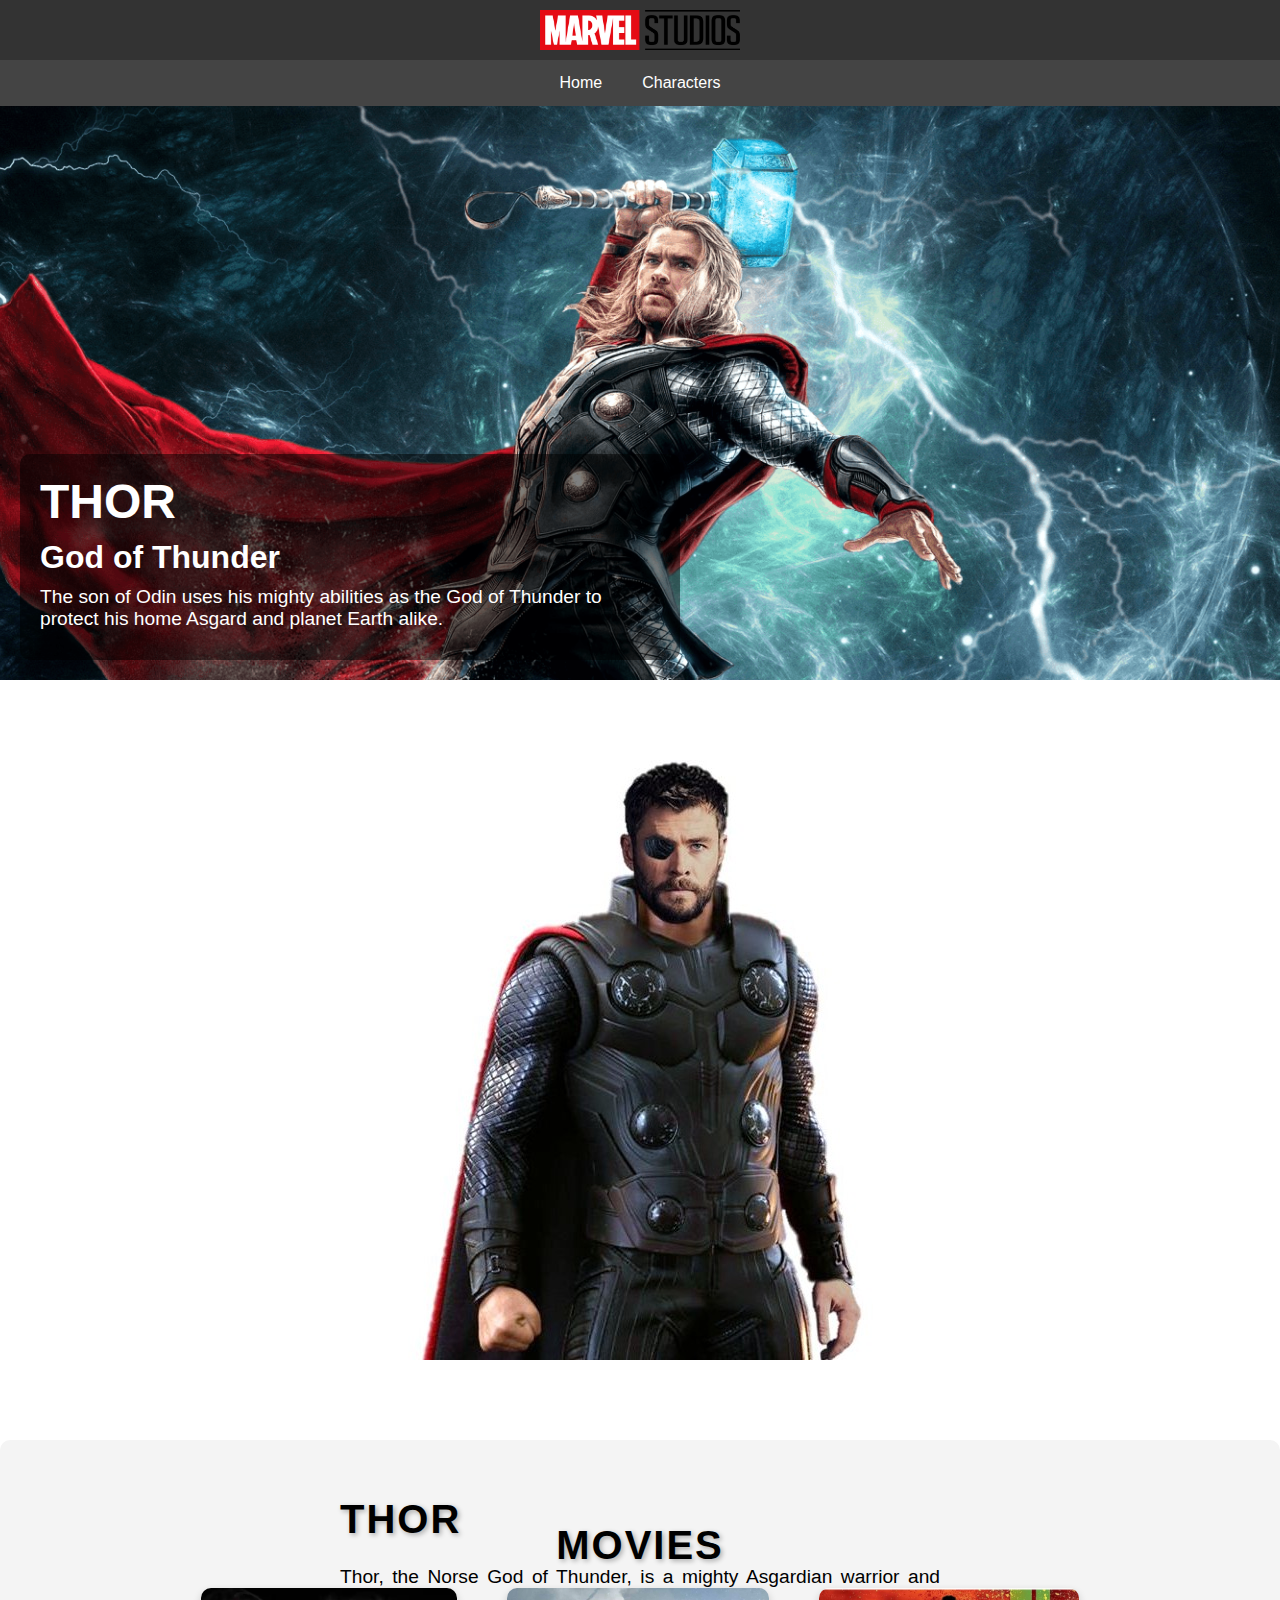
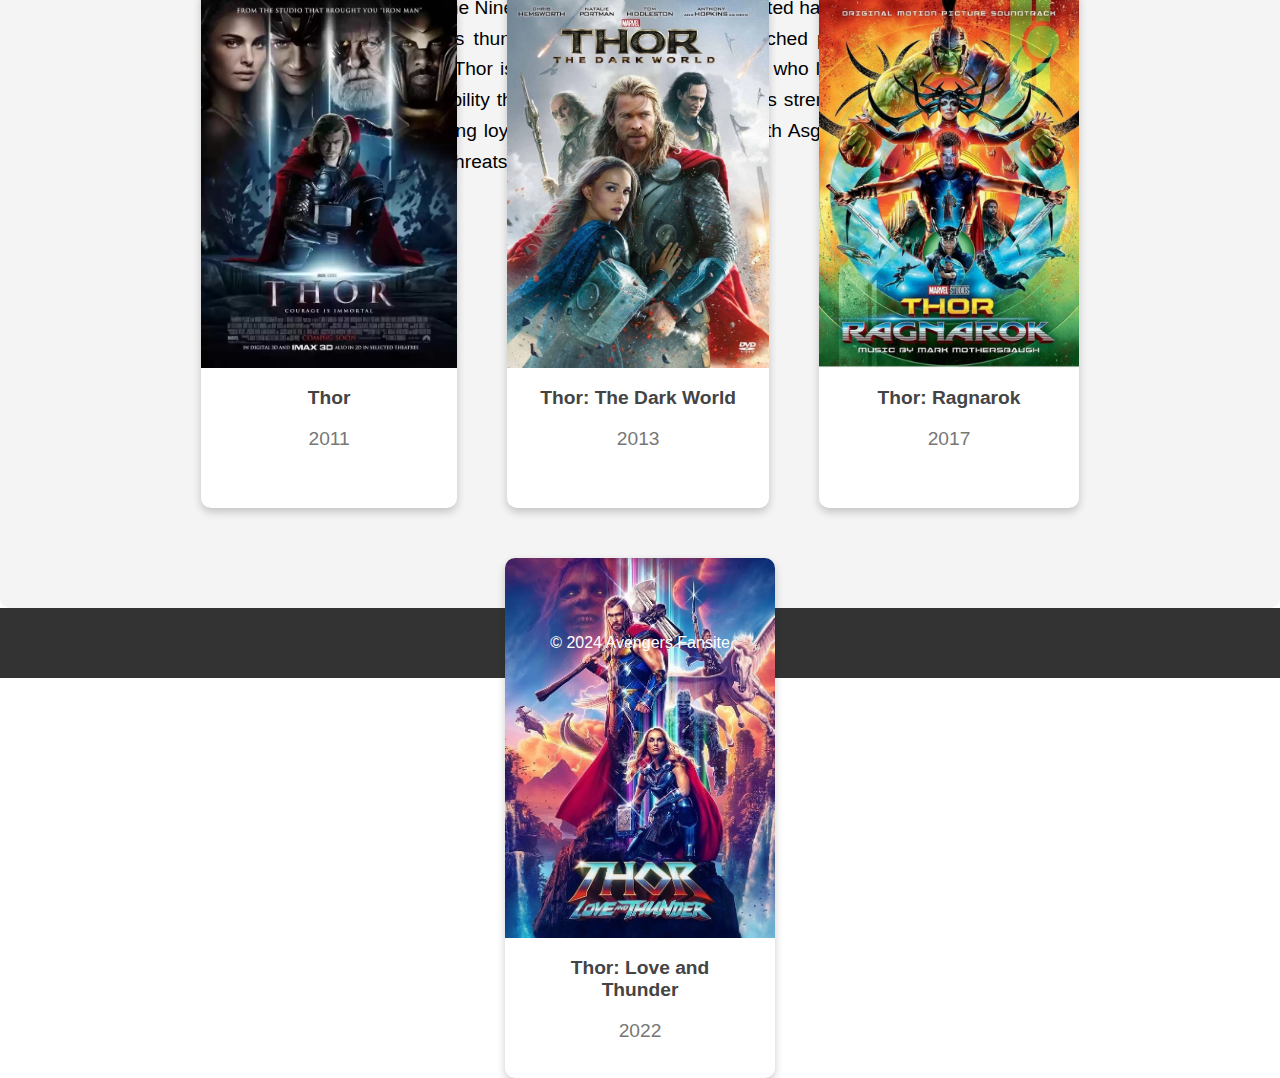
<file: thor/thor.html>
<!DOCTYPE html>
<html lang="en">
<head>
    <meta charset="UTF-8">
    <meta name="viewport" content="width=device-width, initial-scale=1.0">
    <title>Thor</title>
    <link rel="stylesheet" href="../hero.css">
</head>
<body>
    <header>
        <div><img src="../assets/marvel.png"></div>
    </header>

    <div class="nav-container">
        <nav>
            <a href="../index.html">Home</a>
            <a href="../characters.html">Characters</a>
        </nav>
    </div>

    <div class="container">
        <div class="hero-image">
            <img src="../assets/thor.png" alt="Thor Background" class="background-image">
            <div class="hero-text">
                <h1>Thor</h1>
                <h2>God of Thunder</h2>
                <p>The son of Odin uses his mighty abilities as the God of Thunder to protect his home Asgard and planet Earth alike.</p>
            </div>
        </div>
            
    
        <section class="profile-section">
            <div class="profile-container">
                <div class="profile-pic">
                    <img src="../assets/thor2.jpg" alt="Thor Profile" style="width: 465px; height: 600px;">
                </div>
                <div class="bio">
                    <h2>Thor</h2>
                    <p>Thor, the Norse God of Thunder, is a mighty Asgardian warrior and protector of the Nine Realms. Wielding his enchanted hammer, Mjolnir, he commands thunder and lightning with unmatched power. As the son of Odin, Thor is a noble yet headstrong hero who learns humility and responsibility through his adventures. With his strength, courage, and unwavering loyalty, he fights to safeguard both Asgard and Earth from cosmic threats.</p>
                </div>
            </div>
        </section>
        <section class="movies-section">
            <h2>Movies</h2>
            <div class="movies">
                <div class="movie">
                    <img src="../assets/thor1.webp" alt="Thor">
                    <h3>Thor</h3>
                    <p>2011</p>
                </div>
                <div class="movie">
                    <img src="../assets/thor2.webp" alt="Thor: The Dark World">
                    <h3>Thor: The Dark World</h3>
                    <p>2013</p>
                </div>
                <div class="movie">
                    <img src="../assets/thor3.webp" alt="Thor: Ragnarok">
                    <h3>Thor: Ragnarok</h3>
                    <p>2017</p>
                </div>
                <div class="movie">
                    <img src="../assets/thor4.jpg" alt="Thor: Love and Thunder">
                    <h3>Thor: Love and Thunder</h3>
                    <p>2022</p>
                </div>
            </div>
        </section>

    </div>
    <footer>
        <p>&copy; 2024 Avengers Fansite</p>
    </footer>
    <script src="../header.js"></script>
    
</body>
</html>
</file>
<file: index.css>
body {
    font-family: Arial, sans-serif;
    margin: 0;
    margin-top: 100px; 
    padding: 0;
}

header {
    background-color: #333;
    color: white;
    padding: 10px 20px;
    top: 0;
    width: 100%;
    position: fixed;
    z-index: 1000;
    box-sizing: border-box; 
}

header img {
    display: block;
    margin: 0 auto;
    width: 200px;
    height: 40px;
}

.nav-container {
    position: fixed;
    top: 60px;
    width: 100%;
    background-color: #444;
    z-index: 999;
}

nav {
    display: flex;
    justify-content: center;
    background-color: #444;
}

nav a {
    color: white;
    padding: 14px 20px;
    text-decoration: none;
    text-align: center;
    font-size: medium;
}

nav a:hover {
    background-color: #555;
}

.image-container {
    position: relative;
    width: 100%;
}

.avengers-group img {
    width: 100vw;
    height: 730px;
    display: block;
    object-fit: cover;
}

.overlay-text {
    position: absolute;
    top: 84%; 
    left: 20%; 
    transform: translate(-50%, -50%); 
    color: white;
    font-size: 3em; 
    font-weight: bold;
    text-shadow: 4px 4px 6px rgba(0, 0, 0, 0.9);
    z-index: 10; 
}


.dots-container {
    position: absolute;
    bottom: 10px;
    left: 50%; 
    transform: translateX(-50%);
    display: flex;
    gap: 10px;
    z-index: 5; 
}

.dot {
    width: 12px;
    height: 12px;
    background-color: rgba(255, 255, 255, 0.6); 
    border-radius: 50%;
    transition: transform 0.3s ease, background-color 0.3s ease;
    cursor: pointer;
}

.dot.active {
    background-color: #ffff;
    transform: scale(1.5); 
}

.profile-section {
    background-color: white;
    color: black;
    padding: 80px;
}

.profile-container {
    display: flex;
    flex-wrap: wrap;
    height: 600px;
    justify-content: center;
    align-items: center;
    gap: 130px;
    margin: 0 auto;
}

.profile-pic img {
    width: 732px;
    height: 273px;
}

.bio {
    max-width: 600px;
}

.bio h2 {
    font-size: 2.5em; 
    text-shadow: 2px 2px 5px rgba(0, 0, 0, 0.3); 
    letter-spacing: 2px; 
    font-weight: bold; 
    text-transform: uppercase;
    margin-bottom: 20px; 
}

.bio p {
    font-size: 1.2em;
    line-height: 1.6;
    margin-bottom: 20px;
    text-align: justify;
}

.movies-section {
    text-align: center;
    padding: 50px;
    background-color: #f4f4f4; 
    border-radius: 10px;
}

.movies-section h2 {
    font-size: 2.5em; 
    text-shadow: 2px 2px 5px rgba(0, 0, 0, 0.3); 
    letter-spacing: 2px; 
    font-weight: bold; 
    text-transform: uppercase;
    margin-bottom: 20px; 
}

.movies {
    display: flex;
    flex-wrap: wrap;
    height: 570px;
    justify-content: center;
    align-items: center;
    gap: 50px;
}

.movie {
    background: white;
    border-radius: 10px;
    overflow: hidden;
    box-shadow: 0 4px 8px rgba(0, 0, 0, 0.2);
    max-width: 270px;
    height: 520px;
    transition: transform 0.3s ease, box-shadow 0.3s ease;
    text-align: center;
}

.movie:hover {
    transform: scale(1.05);
    box-shadow: 0 6px 12px rgba(0, 0, 0, 0.3);
}

.movie:hover h3 {
    color: #FF4500; 
    transition: color 0.3s ease; 
}

.movie img {
    width: 100%;
    height: 380px;
    object-fit: cover;
}

.movie h3 {
    margin: 15px 30px;
    font-size: 1.2em;
    color: #444;
}

.movie p {
    font-size: 1.2em;
    padding: 0 10px 10px;
    color: #777;
}

footer {
    background-color: #333;
    color: white;
    text-align: center;
    padding: 10px;
    bottom: 0;
}

@media (max-width: 393px) {
    body {
        margin-top: 91px; 
    }

    header {
        width: 393px;
    }

    header img {
        width: 160px; 
        height: auto;
    }

    nav {
        flex-wrap: wrap; 
    }

    .nav-container {
        width: 393px;
        top: 56px;
    }

    nav a {
        font-size: small; 
        padding: 10px; 
    }

    .image-container {
        width: 100%;
        height: 270px; 
        overflow: hidden; 
    }
    
    .image-container img {
        width: 100%;
        height: 100%; 
        object-fit: cover;
    }

    .overlay-text {
        font-size: 1.2em; 
        top: 75%; 
        left: 35%; 
        transform: translate(-50%, -50%);
    }

    .dot {
        width: 8px;
        height: 8px;
    }

    .profile-section {
        padding: 35px;
    }

    .profile-container {
        flex-direction: column; 
        gap: 20px; 
    }

    .profile-pic img {
        width: 100%;
        height: auto; 
    }

    .bio h2 {
        font-size: 1.8em; 
    }

    .bio p {
        font-size: 1em; 
    }

    .movies-section h2 {
        margin-bottom: 60px;
    }

    .movies {
        flex-direction: column; 
        align-items: center; 
        gap: 40px; 
        height: auto; 
    }

    .movie {
        max-width: 90%; 
        height: auto; 
    }

    .movie img {
        height: auto;
    }

    footer {
        font-size: small; 
        padding: 5px; 
    }
}
</file>
<file: characters.css>
body {
    font-family: Arial, sans-serif;
    margin: 0;
    margin-top: 108px; 
    padding: 0;
    background-image: url('assets/background.jpg'); 
    background-size: cover;
    background-repeat: no-repeat;
    background-position: center;
    color: white;
}

header {
    background-color: #333;
    color: white;
    padding: 10px 20px;
    top: 0;
    width: 100%;
    position: fixed;
    z-index: 1000;
    box-sizing: border-box; 
}

header img {
    display: block;
    margin: 0 auto;
    width: 200px;
    height: 40px;
}

.nav-container {
    position: fixed;
    top: 60px;
    width: 100%;
    background-color: #444;
    z-index: 999;
}

nav {
    display: flex;
    justify-content: center;
    background-color: #444;
}

nav a {
    color: white;
    padding: 14px 20px;
    text-decoration: none;
    text-align: center;
    font-size: medium;
}

nav a:hover {
    background-color: #555;
}

.character {
    position: relative;
    max-width: 100%; 
    overflow: hidden;
    margin: 0; 
}

.character img {
    width: 100%;
    height: 550px; 
    object-fit: cover; 
    display: block;
    transition: transform 0.3s ease, filter 0.3s ease;
}

.character:hover img {
    transform: scale(1.05); 
    filter: brightness(0.8);
}

.overlay-left {
    position: absolute;
    top: 50%; 
    left: 5%; 
    transform: translate(0, -50%); 
    color: white;
    font-size: 2.5em;
    font-weight: bold;
    text-shadow: 2px 2px 4px rgba(0, 0, 0, 0.7); 
    z-index: 10;
}

.overlay-right {
    position: absolute;
    top: 50%; 
    right: 5%; 
    transform: translate(0, -50%); 
    color: white;
    font-size: 2.5em;
    font-weight: bold;
    text-shadow: 2px 2px 4px rgba(0, 0, 0, 0.7); 
    z-index: 10;
}

.character:hover .overlay-left, 
.character:hover .overlay-right {
    transform: translate(0, -50%) scale(1.05); 
    text-shadow: 4px 4px 8px rgba(0, 0, 0, 0.9); 
    color: goldenrod; 
}

footer {
    background-color: #333;
    color: white;
    text-align: center;
    padding: 10px;
    bottom: 0;
}

@media (max-width: 393px) {
    body {
        margin-top: 91px; 
        font-size: small; 
    }

    header {
        width: 393px;
    }

    header img {
        width: 160px; 
        height: auto;
    }

    .nav-container {
        width: 393px;
        top: 56px; 
    }

    nav {
        flex-wrap: wrap; 
    }

    nav a {
        font-size: small; 
        padding: 10px;
    }

    .character {
        margin: 0; 
    }

    .character img {
        height: 200px; 
    }

    .overlay-left, 
    .overlay-right {
        font-size: 1.5em;
    }

    footer {
        font-size: small; 
        padding: 5px; 
    }
}
</file>
<file: hero.css>
body {
    font-family: Arial, sans-serif;
    margin: 0;
    padding: 0;
    margin-top: 100px;
}

header {
    background-color: #333;
    color: white;
    padding: 10px 20px;
    top: 0;
    width: 100%;
    position: fixed;
    z-index: 1000;
    box-sizing: border-box; 
}

header img {
    display: block;
    margin: 0 auto;
    width: 200px;
    height: 40px;
}

.nav-container {
    position: fixed;
    top: 60px;
    width: 100%;
    background-color: #444;
    z-index: 999;
}

nav {
    display: flex;
    justify-content: center;
    background-color: #444;
}

nav a {
    color: white;
    padding: 14px 20px;
    text-decoration: none;
    text-align: center;
}

nav a:hover {
    background-color: #555;
}

.hero-image {
    position: relative;
    height: 60vh;
    display: flex;
    align-items: end;
    text-align: left;
    color: white;
    padding: 20px;
    overflow: hidden;
}

.hero-image .background-image {
    position: absolute;
    top: 0;
    left: 0;
    width: 100%;
    height: 100%;
    object-fit: cover;
    z-index: -1;
}
.hero-text {
    background-color: rgba(0, 0, 0, 0.5);
    padding: 20px;
    border-radius: 10px;
    max-width: 50%;
}

.hero-text h1 {
    font-size: 3em;
    margin: 0;
    text-transform: uppercase;
}

.hero-text h2 {
    font-size: 2em;
    margin: 10px 0;
}

.hero-text p {
    font-size: 1.2em;
    margin: 10px 0;
}

.profile-section {
    background-color: white;
    color: black;
    padding: 80px;
}

.profile-container {
    display: flex;
    flex-wrap: wrap;
    height: 600px;
    justify-content: center;
    align-items: center;
    gap: 100px;
    margin: 0 auto;
}

.bio {
    max-width: 600px;
}

.bio h2 {
    font-size: 2.5em; 
    text-shadow: 2px 2px 5px rgba(0, 0, 0, 0.3); 
    letter-spacing: 2px; 
    font-weight: bold; 
    text-transform: uppercase;
    margin-bottom: 20px; 
}



.bio p {
    font-size: 1.2em;
    line-height: 1.6;
    margin-bottom: 20px;
    text-align: justify;
}

.movies-section {
    text-align: center;
    padding: 50px;
    background-color: #f4f4f4; 
    border-radius: 10px;
}

.movies-section h2 {
    font-size: 2.5em; 
    text-shadow: 2px 2px 5px rgba(0, 0, 0, 0.3); 
    letter-spacing: 2px; 
    font-weight: bold; 
    text-transform: uppercase;
    margin-bottom: 20px; 
}

.movies {
    display: flex;
    flex-wrap: wrap;
    height: 570px;
    justify-content: center;
    align-items: center;
    gap: 50px;
}

.movie {
    background: white;
    border-radius: 10px;
    overflow: hidden;
    box-shadow: 0 4px 8px rgba(0, 0, 0, 0.2);
    max-width: 270px;
    height: 520px;
    transition: transform 0.3s ease, box-shadow 0.3s ease;
    text-align: center;
}

.movie:hover {
    transform: scale(1.05);
    box-shadow: 0 6px 12px rgba(0, 0, 0, 0.3);
}

.movie:hover h3 {
    color: #FF4500; 
    transition: color 0.3s ease; 
}

.movie img {
    width: 100%;
    height: 380px;
    object-fit: cover;
}

.movie h3 {
    margin: 15px 30px;
    font-size: 1.2em;
    color: #444;
}

.movie p {
    font-size: 1.2em;
    padding: 0 10px 10px;
    color: #777;
}

footer {
    background-color: #333;
    color: white;
    text-align: center;
    padding: 10px;
    bottom: 0;
}


@media (max-width: 393px) {
    body {
        margin-top: 91px; 
    }

    header {
        width: 393px;
    }

    header img {
        width: 160px; 
        height: auto;
    }

    nav {
        flex-wrap: wrap; 
    }

    .nav-container {
        width: 393px;
        top: 56px;
    }

    nav a {
        font-size: small; 
        padding: 10px; 
    }

    .hero-image {
        height: 30vh; 
        padding: 10px;
    }

    .hero-text {
        max-width: 95%;
        padding: 10px;
        font-size: small;
    }

    .hero-text h1 {
        font-size: 1.5em;
    }
    
    .hero-text h2 {
        font-size: 1em;
    }
    
    .hero-text p {
        font-size: 1em;
    }

    .movies-section h2 {
        margin-bottom: 60px;
    }

    .movies {
        flex-direction: column; 
        align-items: center; 
        gap: 40px; 
        height: auto; 
    }

    .movie {
        max-width: 90%; 
        height: auto; 
    }

    .movie img {
        height: auto; 
    }

    .profile-section {
        padding: 35px;
    }

    .profile-container {
        flex-direction: column; 
        align-items: center; 
        gap: 20px; 
        height: auto; 
    }

    .profile-pic img {
        max-width: 180px; 
        max-height: 200px;
    }

    footer {
        font-size: small; 
        padding: 5px; 
    }
}
</file>
